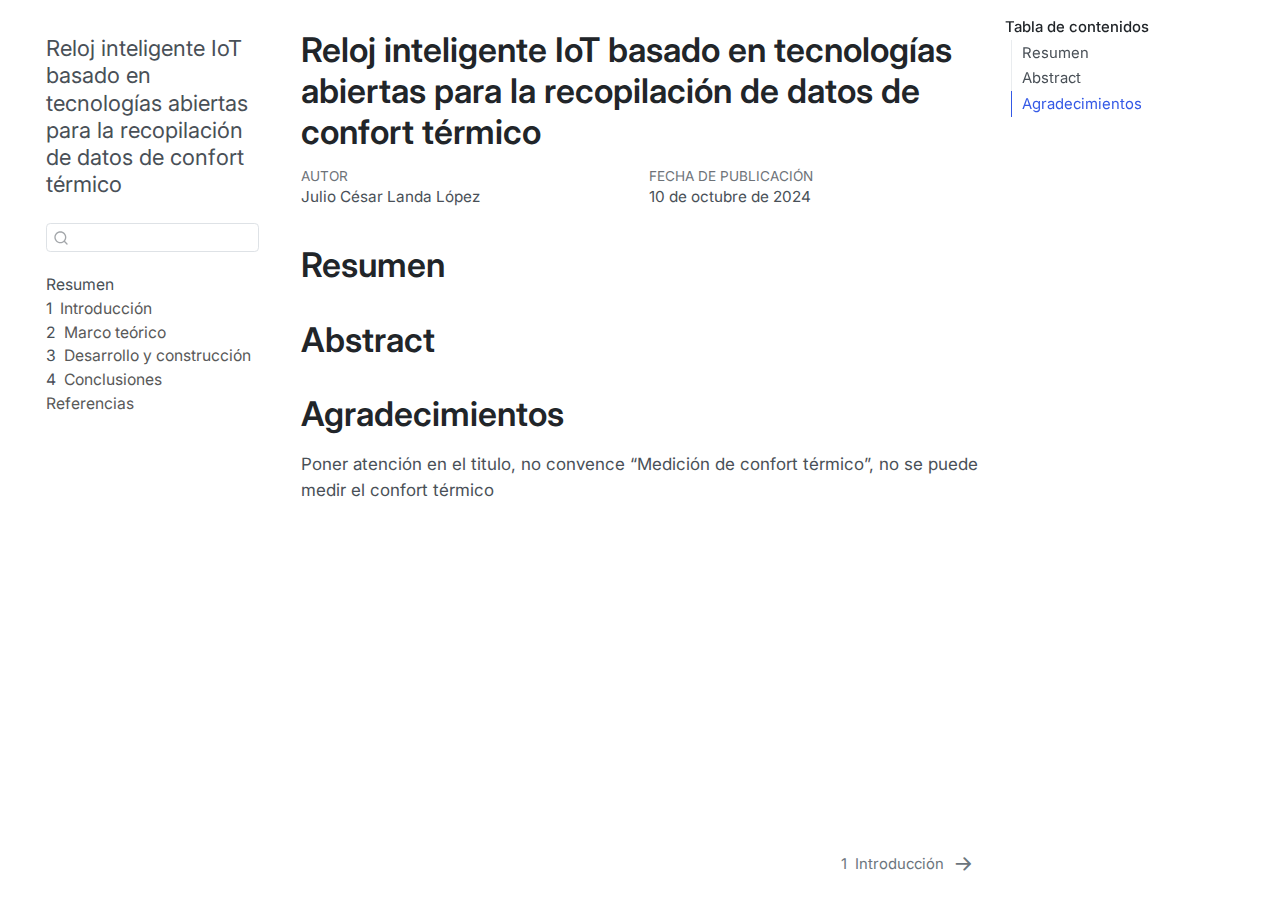
<file: docs/index.html>
<!DOCTYPE html>
<html xmlns="http://www.w3.org/1999/xhtml" lang="es" xml:lang="es"><head>

<meta charset="utf-8">
<meta name="generator" content="quarto-1.5.57">

<meta name="viewport" content="width=device-width, initial-scale=1.0, user-scalable=yes">

<meta name="author" content="Julio César Landa López">

<title>Reloj inteligente IoT basado en tecnologías abiertas para la recopilación de datos de confort térmico</title>
<style>
code{white-space: pre-wrap;}
span.smallcaps{font-variant: small-caps;}
div.columns{display: flex; gap: min(4vw, 1.5em);}
div.column{flex: auto; overflow-x: auto;}
div.hanging-indent{margin-left: 1.5em; text-indent: -1.5em;}
ul.task-list{list-style: none;}
ul.task-list li input[type="checkbox"] {
  width: 0.8em;
  margin: 0 0.8em 0.2em -1em; /* quarto-specific, see https://github.com/quarto-dev/quarto-cli/issues/4556 */ 
  vertical-align: middle;
}
</style>


<script src="site_libs/quarto-nav/quarto-nav.js"></script>
<script src="site_libs/quarto-nav/headroom.min.js"></script>
<script src="site_libs/clipboard/clipboard.min.js"></script>
<script src="site_libs/quarto-search/autocomplete.umd.js"></script>
<script src="site_libs/quarto-search/fuse.min.js"></script>
<script src="site_libs/quarto-search/quarto-search.js"></script>
<meta name="quarto:offset" content="./">
<link href="./Capitulos/intro.html" rel="next">
<script src="site_libs/quarto-html/quarto.js"></script>
<script src="site_libs/quarto-html/popper.min.js"></script>
<script src="site_libs/bootstrap/bootstrap.min.js"></script>
<link href="site_libs/bootstrap/bootstrap-icons.css" rel="stylesheet">
<link href="site_libs/bootstrap/bootstrap.min.css" rel="stylesheet" id="quarto-bootstrap" data-mode="light">
<script id="quarto-search-options" type="application/json">{
  "location": "sidebar",
  "copy-button": false,
  "collapse-after": 3,
  "panel-placement": "start",
  "type": "textbox",
  "limit": 50,
  "keyboard-shortcut": [
    "f",
    "/",
    "s"
  ],
  "show-item-context": false,
  "language": {
    "search-no-results-text": "Sin resultados",
    "search-matching-documents-text": "documentos encontrados",
    "search-copy-link-title": "Copiar el enlace en la búsqueda",
    "search-hide-matches-text": "Ocultar resultados adicionales",
    "search-more-match-text": "resultado adicional en este documento",
    "search-more-matches-text": "resultados adicionales en este documento",
    "search-clear-button-title": "Borrar",
    "search-text-placeholder": "",
    "search-detached-cancel-button-title": "Cancelar",
    "search-submit-button-title": "Enviar",
    "search-label": "Buscar"
  }
}</script>
<style>html{ scroll-behavior: smooth; }</style>
<script type="application/json" class="js-hypothesis-config">
{
  "theme": "clean"
}
</script>
<script async="" src="https://hypothes.is/embed.js"></script>
<script>
  window.document.addEventListener("DOMContentLoaded", function (_event) {
    document.body.classList.add('hypothesis-enabled');
  });
</script>


</head>

<body class="nav-sidebar floating">

<div id="quarto-search-results"></div>
  <header id="quarto-header" class="headroom fixed-top">
  <nav class="quarto-secondary-nav">
    <div class="container-fluid d-flex">
      <button type="button" class="quarto-btn-toggle btn" data-bs-toggle="collapse" role="button" data-bs-target=".quarto-sidebar-collapse-item" aria-controls="quarto-sidebar" aria-expanded="false" aria-label="Alternar barra lateral" onclick="if (window.quartoToggleHeadroom) { window.quartoToggleHeadroom(); }">
        <i class="bi bi-layout-text-sidebar-reverse"></i>
      </button>
        <nav class="quarto-page-breadcrumbs" aria-label="breadcrumb"><ol class="breadcrumb"><li class="breadcrumb-item"><a href="./index.html">Resumen</a></li></ol></nav>
        <a class="flex-grow-1" role="navigation" data-bs-toggle="collapse" data-bs-target=".quarto-sidebar-collapse-item" aria-controls="quarto-sidebar" aria-expanded="false" aria-label="Alternar barra lateral" onclick="if (window.quartoToggleHeadroom) { window.quartoToggleHeadroom(); }">      
        </a>
      <button type="button" class="btn quarto-search-button" aria-label="Buscar" onclick="window.quartoOpenSearch();">
        <i class="bi bi-search"></i>
      </button>
    </div>
  </nav>
</header>
<!-- content -->
<div id="quarto-content" class="quarto-container page-columns page-rows-contents page-layout-article">
<!-- sidebar -->
  <nav id="quarto-sidebar" class="sidebar collapse collapse-horizontal quarto-sidebar-collapse-item sidebar-navigation floating overflow-auto">
    <div class="pt-lg-2 mt-2 text-left sidebar-header">
    <div class="sidebar-title mb-0 py-0">
      <a href="./">Reloj inteligente IoT basado en tecnologías abiertas para la recopilación de datos de confort térmico</a> 
    </div>
      </div>
        <div class="mt-2 flex-shrink-0 align-items-center">
        <div class="sidebar-search">
        <div id="quarto-search" class="" title="Buscar"></div>
        </div>
        </div>
    <div class="sidebar-menu-container"> 
    <ul class="list-unstyled mt-1">
        <li class="sidebar-item">
  <div class="sidebar-item-container"> 
  <a href="./index.html" class="sidebar-item-text sidebar-link active">
 <span class="menu-text">Resumen</span></a>
  </div>
</li>
        <li class="sidebar-item">
  <div class="sidebar-item-container"> 
  <a href="./Capitulos/intro.html" class="sidebar-item-text sidebar-link">
 <span class="menu-text"><span class="chapter-number">1</span>&nbsp; <span class="chapter-title">Introducción</span></span></a>
  </div>
</li>
        <li class="sidebar-item">
  <div class="sidebar-item-container"> 
  <a href="./Capitulos/confort_termico.html" class="sidebar-item-text sidebar-link">
 <span class="menu-text"><span class="chapter-number">2</span>&nbsp; <span class="chapter-title">Marco teórico</span></span></a>
  </div>
</li>
        <li class="sidebar-item">
  <div class="sidebar-item-container"> 
  <a href="./Capitulos/desarrollo.html" class="sidebar-item-text sidebar-link">
 <span class="menu-text"><span class="chapter-number">3</span>&nbsp; <span class="chapter-title">Desarrollo y construcción</span></span></a>
  </div>
</li>
        <li class="sidebar-item">
  <div class="sidebar-item-container"> 
  <a href="./Capitulos/resultados.html" class="sidebar-item-text sidebar-link">
 <span class="menu-text"><span class="chapter-number">4</span>&nbsp; <span class="chapter-title">Conclusiones</span></span></a>
  </div>
</li>
        <li class="sidebar-item">
  <div class="sidebar-item-container"> 
  <a href="./Capitulos/references.html" class="sidebar-item-text sidebar-link">
 <span class="menu-text">Referencias</span></a>
  </div>
</li>
    </ul>
    </div>
</nav>
<div id="quarto-sidebar-glass" class="quarto-sidebar-collapse-item" data-bs-toggle="collapse" data-bs-target=".quarto-sidebar-collapse-item"></div>
<!-- margin-sidebar -->
    <div id="quarto-margin-sidebar" class="sidebar margin-sidebar">
        <nav id="TOC" role="doc-toc" class="toc-active">
    <h2 id="toc-title">Tabla de contenidos</h2>
   
  <ul>
  <li><a href="#resumen" id="toc-resumen" class="nav-link active" data-scroll-target="#resumen">Resumen</a></li>
  <li><a href="#abstract" id="toc-abstract" class="nav-link" data-scroll-target="#abstract">Abstract</a></li>
  <li><a href="#agradecimientos" id="toc-agradecimientos" class="nav-link" data-scroll-target="#agradecimientos">Agradecimientos</a></li>
  </ul>
</nav>
    </div>
<!-- main -->
<main class="content" id="quarto-document-content">

<header id="title-block-header" class="quarto-title-block default">
<div class="quarto-title">
<h1 class="title">Reloj inteligente IoT basado en tecnologías abiertas para la recopilación de datos de confort térmico</h1>
</div>



<div class="quarto-title-meta">

    <div>
    <div class="quarto-title-meta-heading">Autor</div>
    <div class="quarto-title-meta-contents">
             <p>Julio César Landa López </p>
          </div>
  </div>
    
    <div>
    <div class="quarto-title-meta-heading">Fecha de publicación</div>
    <div class="quarto-title-meta-contents">
      <p class="date">10 de octubre de 2024</p>
    </div>
  </div>
  
    
  </div>
  


</header>


<section id="resumen" class="level1 unnumbered">
<h1 class="unnumbered">Resumen</h1>
</section>
<section id="abstract" class="level1 unnumbered">
<h1 class="unnumbered">Abstract</h1>
</section>
<section id="agradecimientos" class="level1 unnumbered">
<h1 class="unnumbered">Agradecimientos</h1>
<p>Poner atención en el titulo, no convence “Medición de confort térmico”, no se puede medir el confort térmico</p>


</section>

</main> <!-- /main -->
<nav class="page-navigation">
  <div class="nav-page nav-page-previous">
  </div>
  <div class="nav-page nav-page-next">
      <a href="./Capitulos/intro.html" class="pagination-link" aria-label="Introducción">
        <span class="nav-page-text"><span class="chapter-number">1</span>&nbsp; <span class="chapter-title">Introducción</span></span> <i class="bi bi-arrow-right-short"></i>
      </a>
  </div>
</nav>
</div> <!-- /content -->




<script src="site_libs/quarto-html/zenscroll-min.js"></script>
</body></html>
</file>
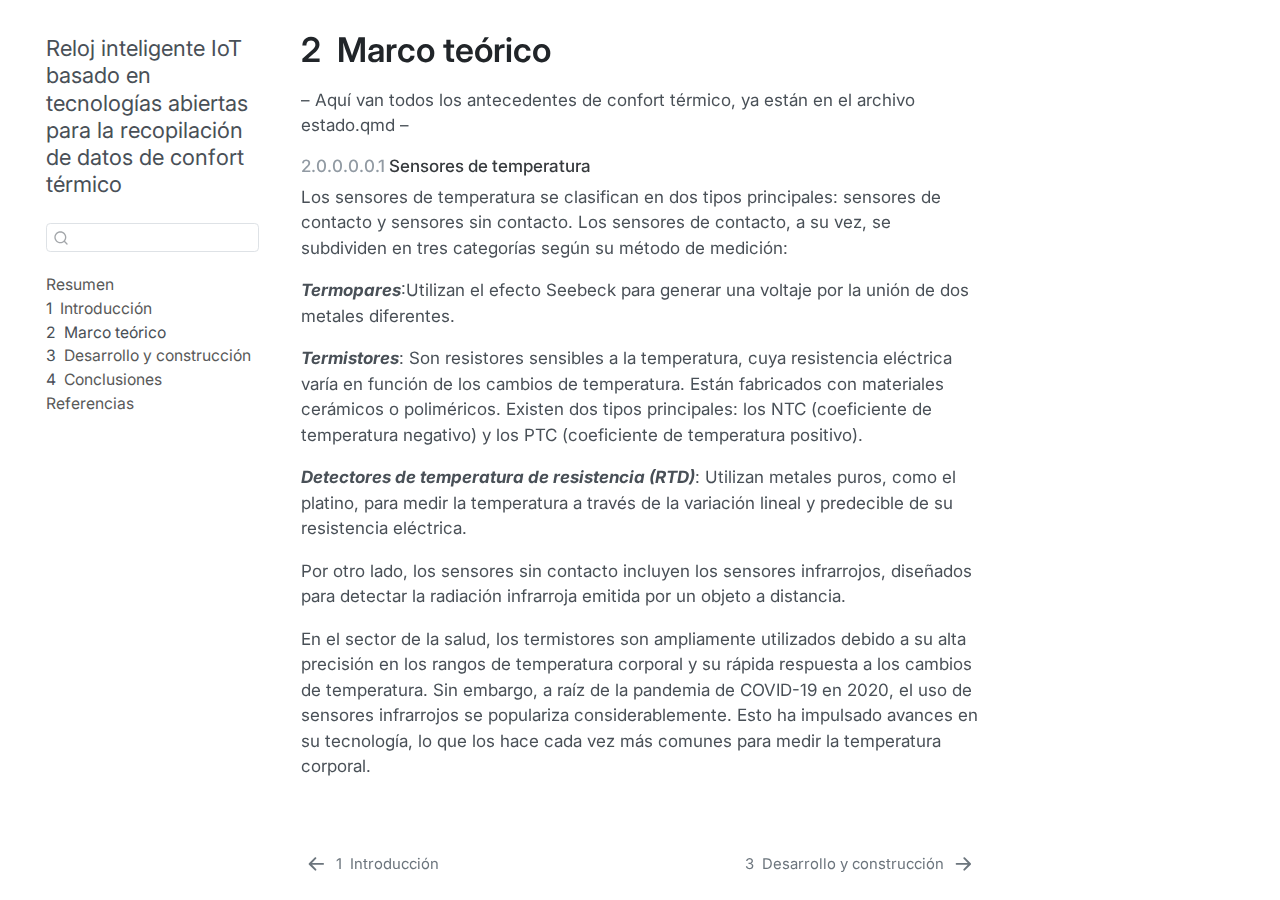
<file: docs/Capitulos/confort_termico.html>
<!DOCTYPE html>
<html xmlns="http://www.w3.org/1999/xhtml" lang="es" xml:lang="es"><head>

<meta charset="utf-8">
<meta name="generator" content="quarto-1.5.57">

<meta name="viewport" content="width=device-width, initial-scale=1.0, user-scalable=yes">


<title>2&nbsp; Marco teórico – Reloj inteligente IoT basado en tecnologías abiertas para la recopilación de datos de confort térmico </title>
<style>
code{white-space: pre-wrap;}
span.smallcaps{font-variant: small-caps;}
div.columns{display: flex; gap: min(4vw, 1.5em);}
div.column{flex: auto; overflow-x: auto;}
div.hanging-indent{margin-left: 1.5em; text-indent: -1.5em;}
ul.task-list{list-style: none;}
ul.task-list li input[type="checkbox"] {
  width: 0.8em;
  margin: 0 0.8em 0.2em -1em; /* quarto-specific, see https://github.com/quarto-dev/quarto-cli/issues/4556 */ 
  vertical-align: middle;
}
</style>


<script src="../site_libs/quarto-nav/quarto-nav.js"></script>
<script src="../site_libs/quarto-nav/headroom.min.js"></script>
<script src="../site_libs/clipboard/clipboard.min.js"></script>
<script src="../site_libs/quarto-search/autocomplete.umd.js"></script>
<script src="../site_libs/quarto-search/fuse.min.js"></script>
<script src="../site_libs/quarto-search/quarto-search.js"></script>
<meta name="quarto:offset" content="../">
<link href="../Capitulos/desarrollo.html" rel="next">
<link href="../Capitulos/intro.html" rel="prev">
<script src="../site_libs/quarto-html/quarto.js"></script>
<script src="../site_libs/quarto-html/popper.min.js"></script>
<script src="../site_libs/bootstrap/bootstrap.min.js"></script>
<link href="../site_libs/bootstrap/bootstrap-icons.css" rel="stylesheet">
<link href="../site_libs/bootstrap/bootstrap.min.css" rel="stylesheet" id="quarto-bootstrap" data-mode="light">
<script id="quarto-search-options" type="application/json">{
  "location": "sidebar",
  "copy-button": false,
  "collapse-after": 3,
  "panel-placement": "start",
  "type": "textbox",
  "limit": 50,
  "keyboard-shortcut": [
    "f",
    "/",
    "s"
  ],
  "show-item-context": false,
  "language": {
    "search-no-results-text": "Sin resultados",
    "search-matching-documents-text": "documentos encontrados",
    "search-copy-link-title": "Copiar el enlace en la búsqueda",
    "search-hide-matches-text": "Ocultar resultados adicionales",
    "search-more-match-text": "resultado adicional en este documento",
    "search-more-matches-text": "resultados adicionales en este documento",
    "search-clear-button-title": "Borrar",
    "search-text-placeholder": "",
    "search-detached-cancel-button-title": "Cancelar",
    "search-submit-button-title": "Enviar",
    "search-label": "Buscar"
  }
}</script>
<style>html{ scroll-behavior: smooth; }</style>
<script type="application/json" class="js-hypothesis-config">
{
  "theme": "clean"
}
</script>
<script async="" src="https://hypothes.is/embed.js"></script>
<script>
  window.document.addEventListener("DOMContentLoaded", function (_event) {
    document.body.classList.add('hypothesis-enabled');
  });
</script>


</head>

<body class="nav-sidebar floating">

<div id="quarto-search-results"></div>
  <header id="quarto-header" class="headroom fixed-top">
  <nav class="quarto-secondary-nav">
    <div class="container-fluid d-flex">
      <button type="button" class="quarto-btn-toggle btn" data-bs-toggle="collapse" role="button" data-bs-target=".quarto-sidebar-collapse-item" aria-controls="quarto-sidebar" aria-expanded="false" aria-label="Alternar barra lateral" onclick="if (window.quartoToggleHeadroom) { window.quartoToggleHeadroom(); }">
        <i class="bi bi-layout-text-sidebar-reverse"></i>
      </button>
        <nav class="quarto-page-breadcrumbs" aria-label="breadcrumb"><ol class="breadcrumb"><li class="breadcrumb-item"><a href="../Capitulos/confort_termico.html"><span class="chapter-number">2</span>&nbsp; <span class="chapter-title">Marco teórico</span></a></li></ol></nav>
        <a class="flex-grow-1" role="navigation" data-bs-toggle="collapse" data-bs-target=".quarto-sidebar-collapse-item" aria-controls="quarto-sidebar" aria-expanded="false" aria-label="Alternar barra lateral" onclick="if (window.quartoToggleHeadroom) { window.quartoToggleHeadroom(); }">      
        </a>
      <button type="button" class="btn quarto-search-button" aria-label="Buscar" onclick="window.quartoOpenSearch();">
        <i class="bi bi-search"></i>
      </button>
    </div>
  </nav>
</header>
<!-- content -->
<div id="quarto-content" class="quarto-container page-columns page-rows-contents page-layout-article">
<!-- sidebar -->
  <nav id="quarto-sidebar" class="sidebar collapse collapse-horizontal quarto-sidebar-collapse-item sidebar-navigation floating overflow-auto">
    <div class="pt-lg-2 mt-2 text-left sidebar-header">
    <div class="sidebar-title mb-0 py-0">
      <a href="../">Reloj inteligente IoT basado en tecnologías abiertas para la recopilación de datos de confort térmico</a> 
    </div>
      </div>
        <div class="mt-2 flex-shrink-0 align-items-center">
        <div class="sidebar-search">
        <div id="quarto-search" class="" title="Buscar"></div>
        </div>
        </div>
    <div class="sidebar-menu-container"> 
    <ul class="list-unstyled mt-1">
        <li class="sidebar-item">
  <div class="sidebar-item-container"> 
  <a href="../index.html" class="sidebar-item-text sidebar-link">
 <span class="menu-text">Resumen</span></a>
  </div>
</li>
        <li class="sidebar-item">
  <div class="sidebar-item-container"> 
  <a href="../Capitulos/intro.html" class="sidebar-item-text sidebar-link">
 <span class="menu-text"><span class="chapter-number">1</span>&nbsp; <span class="chapter-title">Introducción</span></span></a>
  </div>
</li>
        <li class="sidebar-item">
  <div class="sidebar-item-container"> 
  <a href="../Capitulos/confort_termico.html" class="sidebar-item-text sidebar-link active">
 <span class="menu-text"><span class="chapter-number">2</span>&nbsp; <span class="chapter-title">Marco teórico</span></span></a>
  </div>
</li>
        <li class="sidebar-item">
  <div class="sidebar-item-container"> 
  <a href="../Capitulos/desarrollo.html" class="sidebar-item-text sidebar-link">
 <span class="menu-text"><span class="chapter-number">3</span>&nbsp; <span class="chapter-title">Desarrollo y construcción</span></span></a>
  </div>
</li>
        <li class="sidebar-item">
  <div class="sidebar-item-container"> 
  <a href="../Capitulos/resultados.html" class="sidebar-item-text sidebar-link">
 <span class="menu-text"><span class="chapter-number">4</span>&nbsp; <span class="chapter-title">Conclusiones</span></span></a>
  </div>
</li>
        <li class="sidebar-item">
  <div class="sidebar-item-container"> 
  <a href="../Capitulos/references.html" class="sidebar-item-text sidebar-link">
 <span class="menu-text">Referencias</span></a>
  </div>
</li>
    </ul>
    </div>
</nav>
<div id="quarto-sidebar-glass" class="quarto-sidebar-collapse-item" data-bs-toggle="collapse" data-bs-target=".quarto-sidebar-collapse-item"></div>
<!-- margin-sidebar -->
    <div id="quarto-margin-sidebar" class="sidebar margin-sidebar zindex-bottom">
        
    </div>
<!-- main -->
<main class="content" id="quarto-document-content">

<header id="title-block-header" class="quarto-title-block default">
<div class="quarto-title">
<h1 class="title"><span class="chapter-number">2</span>&nbsp; <span class="chapter-title">Marco teórico</span></h1>
</div>



<div class="quarto-title-meta">

    
  
    
  </div>
  


</header>


<p>– Aquí van todos los antecedentes de confort térmico, ya están en el archivo estado.qmd –</p>
<section id="sensores-de-temperatura" class="level6" data-number="2.0.0.0.0.1">
<h6 data-number="2.0.0.0.0.1" data-anchor-id="sensores-de-temperatura"><span class="header-section-number">2.0.0.0.0.1</span> Sensores de temperatura</h6>
<p>Los sensores de temperatura se clasifican en dos tipos principales: sensores de contacto y sensores sin contacto. Los sensores de contacto, a su vez, se subdividen en tres categorías según su método de medición:</p>
<p><strong><em>Termopares</em></strong>:Utilizan el efecto Seebeck para generar una voltaje por la unión de dos metales diferentes.</p>
<p><strong><em>Termistores</em></strong>: Son resistores sensibles a la temperatura, cuya resistencia eléctrica varía en función de los cambios de temperatura. Están fabricados con materiales cerámicos o poliméricos. Existen dos tipos principales: los NTC (coeficiente de temperatura negativo) y los PTC (coeficiente de temperatura positivo).</p>
<p><strong><em>Detectores de temperatura de resistencia (RTD)</em></strong>: Utilizan metales puros, como el platino, para medir la temperatura a través de la variación lineal y predecible de su resistencia eléctrica.</p>
<p>Por otro lado, los sensores sin contacto incluyen los sensores infrarrojos, diseñados para detectar la radiación infrarroja emitida por un objeto a distancia.</p>
<p>En el sector de la salud, los termistores son ampliamente utilizados debido a su alta precisión en los rangos de temperatura corporal y su rápida respuesta a los cambios de temperatura. Sin embargo, a raíz de la pandemia de COVID-19 en 2020, el uso de sensores infrarrojos se populariza considerablemente. Esto ha impulsado avances en su tecnología, lo que los hace cada vez más comunes para medir la temperatura corporal.</p>


</section>

</main> <!-- /main -->
<nav class="page-navigation">
  <div class="nav-page nav-page-previous">
      <a href="../Capitulos/intro.html" class="pagination-link" aria-label="Introducción">
        <i class="bi bi-arrow-left-short"></i> <span class="nav-page-text"><span class="chapter-number">1</span>&nbsp; <span class="chapter-title">Introducción</span></span>
      </a>          
  </div>
  <div class="nav-page nav-page-next">
      <a href="../Capitulos/desarrollo.html" class="pagination-link" aria-label="Desarrollo y construcción">
        <span class="nav-page-text"><span class="chapter-number">3</span>&nbsp; <span class="chapter-title">Desarrollo y construcción</span></span> <i class="bi bi-arrow-right-short"></i>
      </a>
  </div>
</nav>
</div> <!-- /content -->




<script src="../site_libs/quarto-html/zenscroll-min.js"></script>
</body></html>
</file>
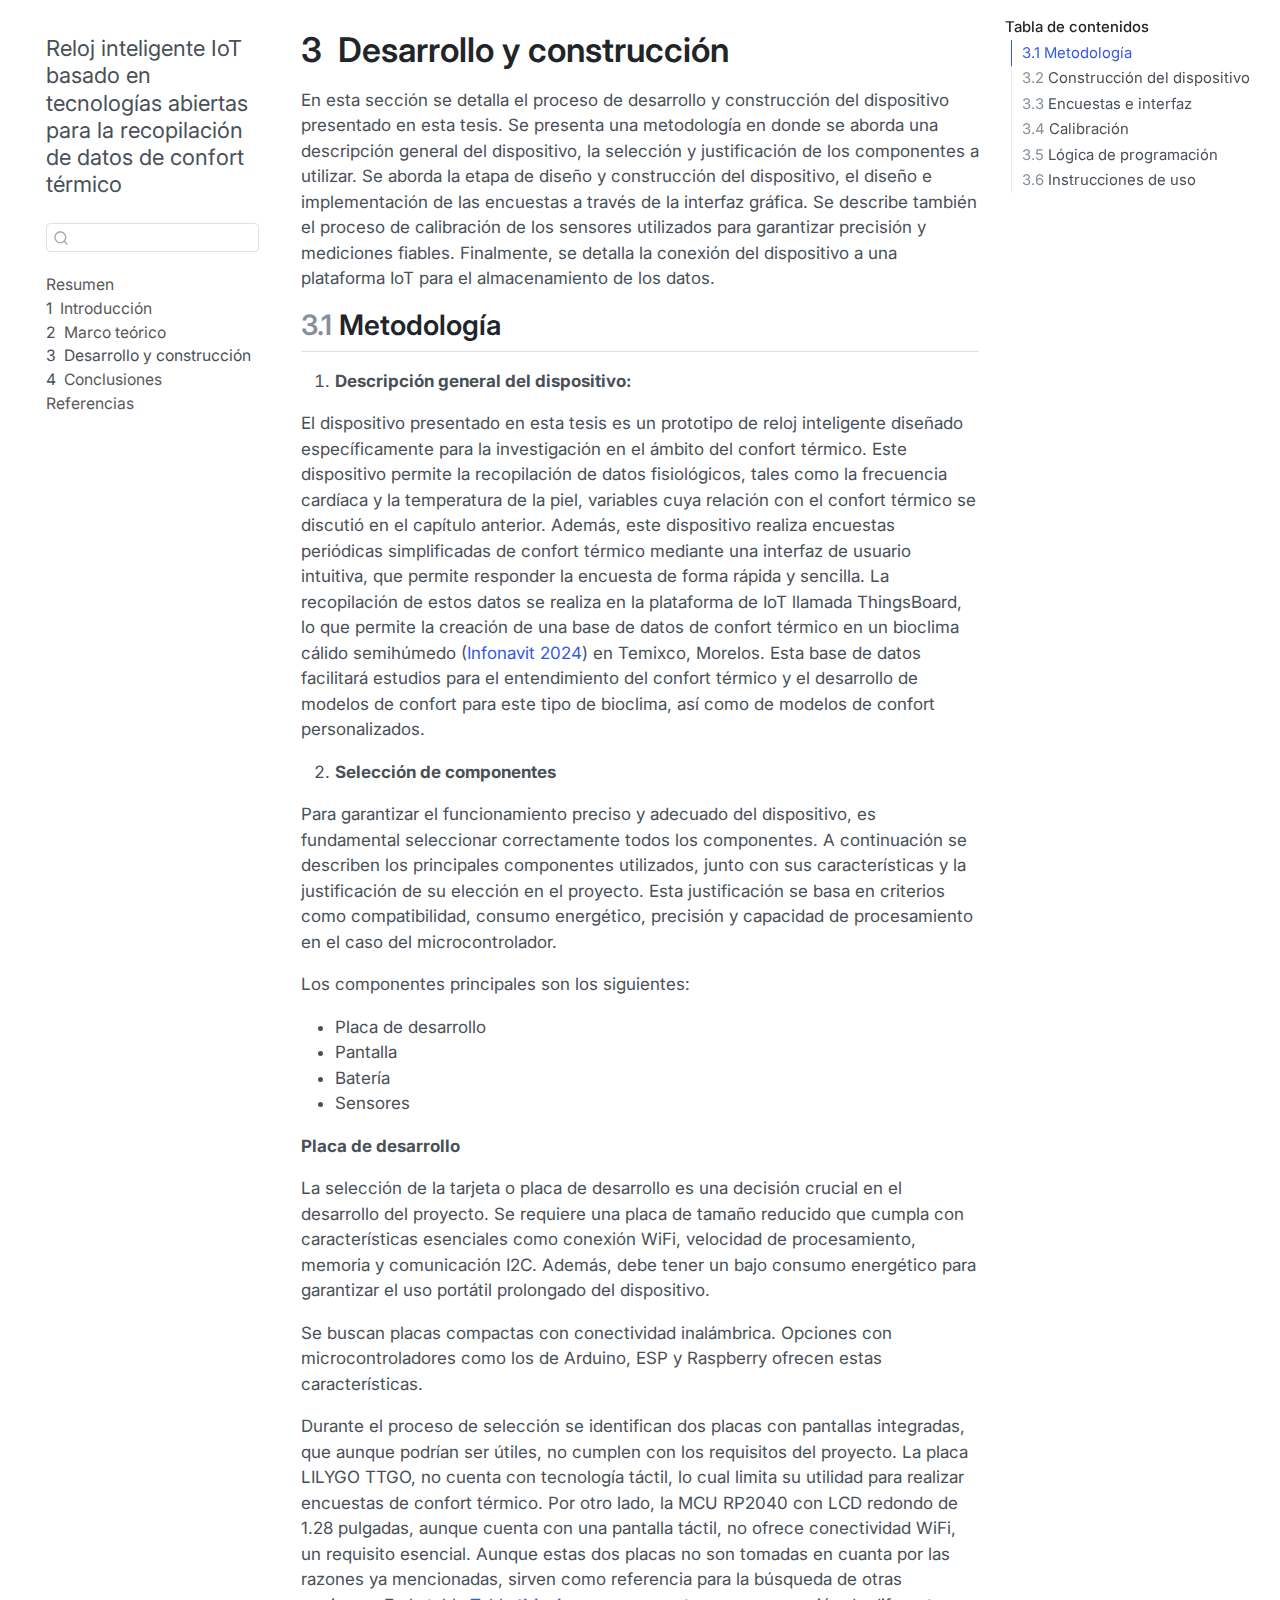
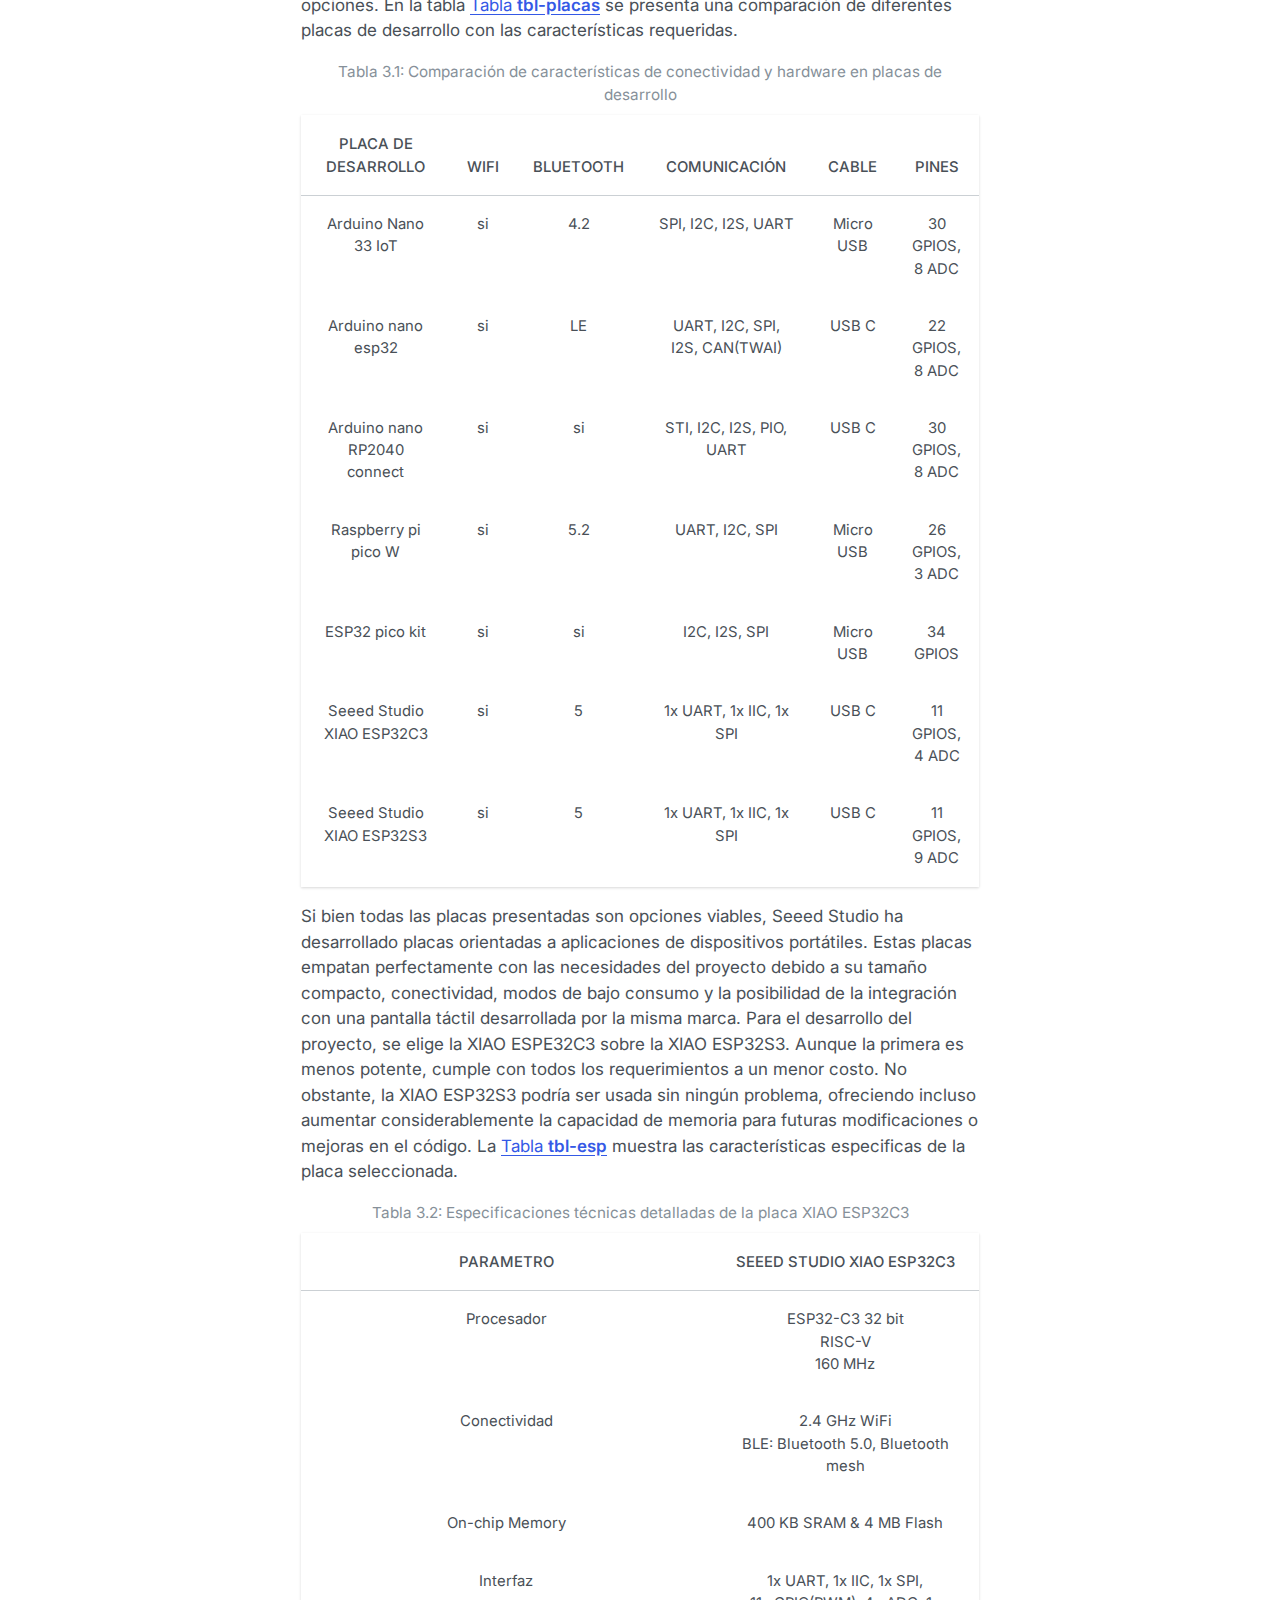
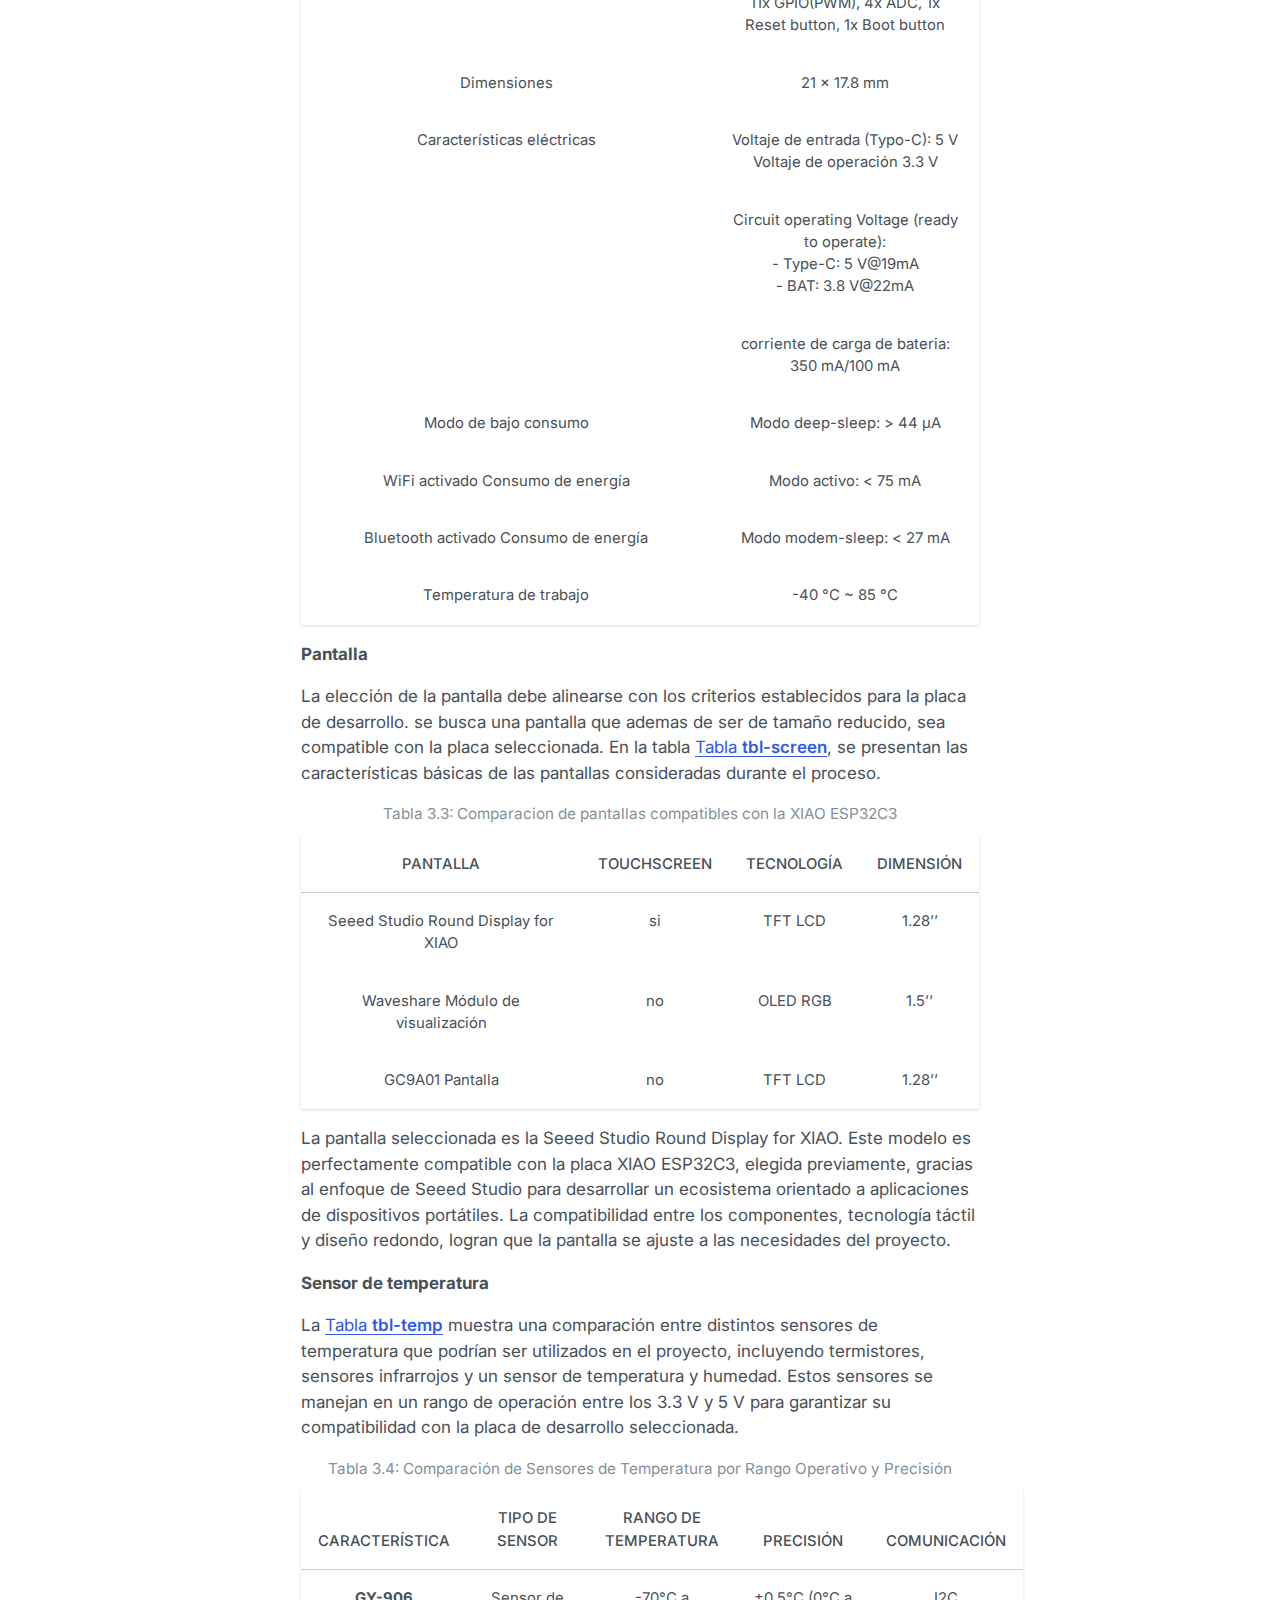
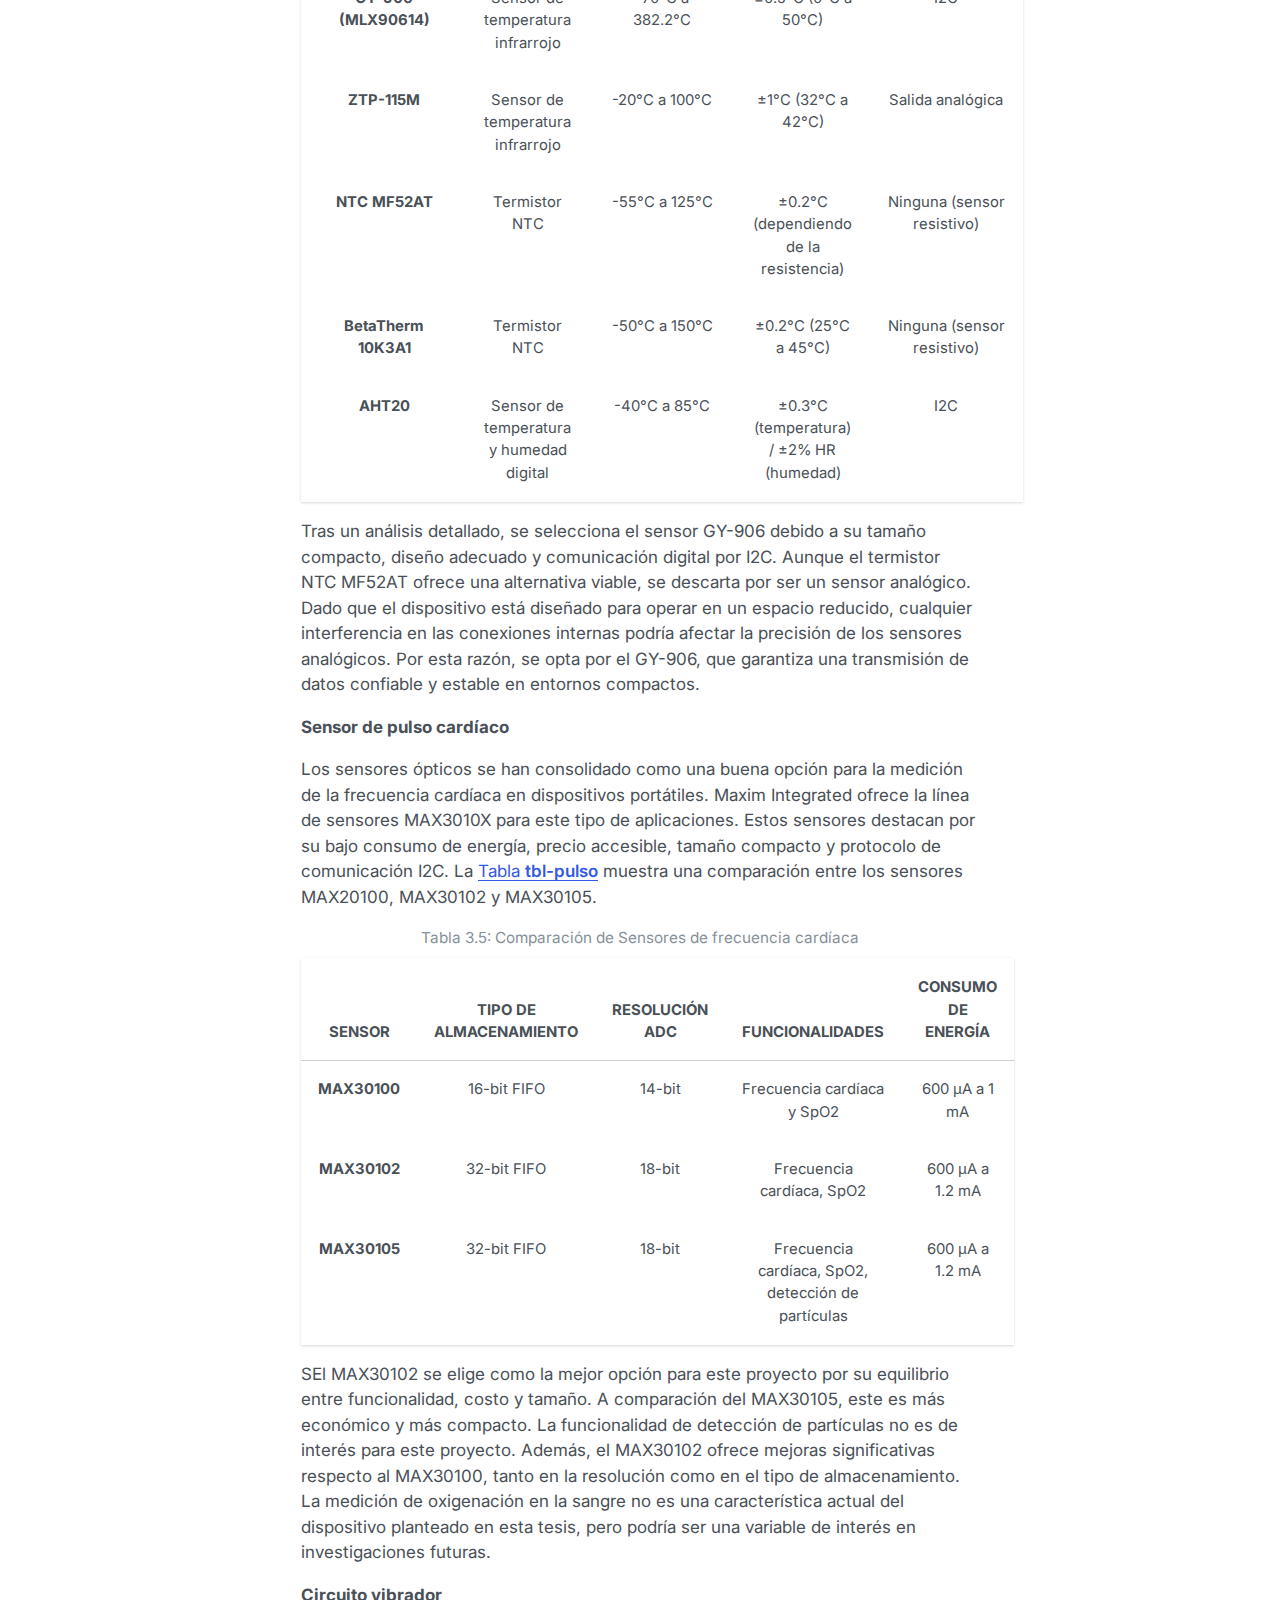
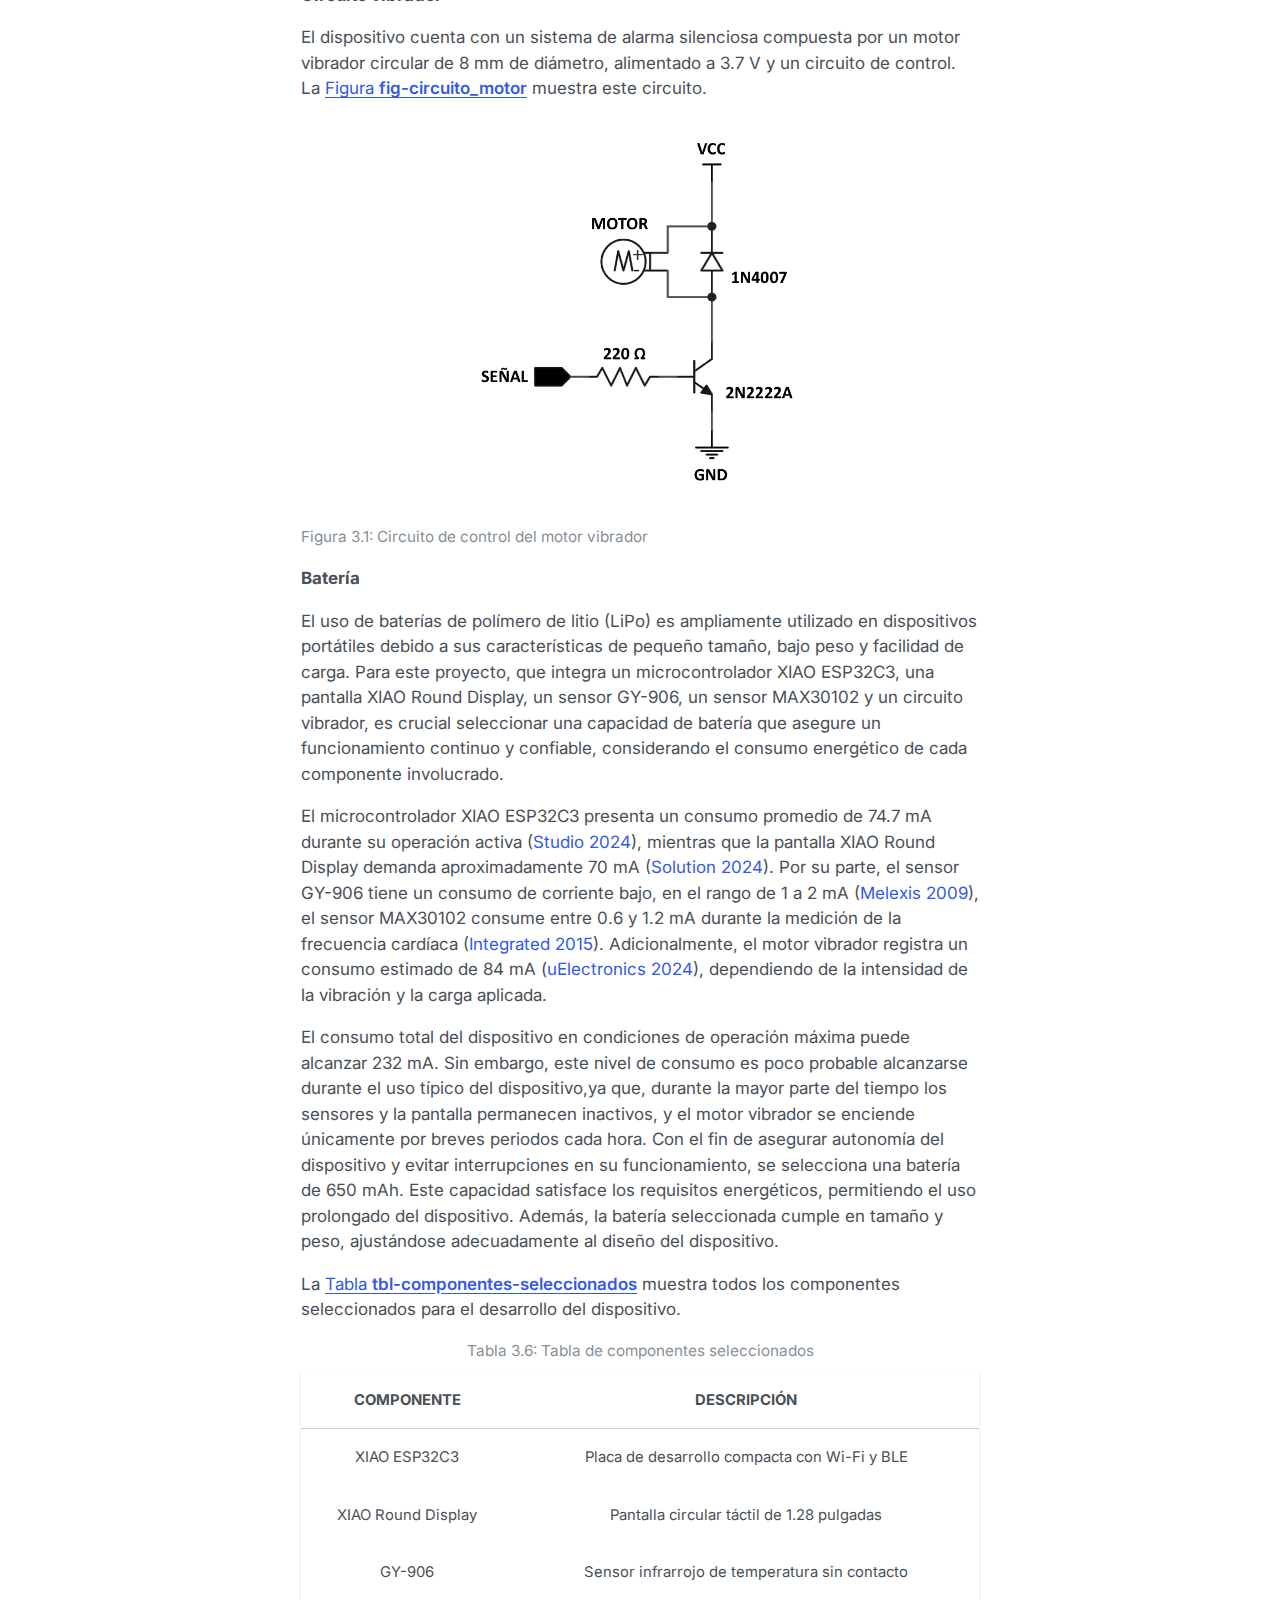
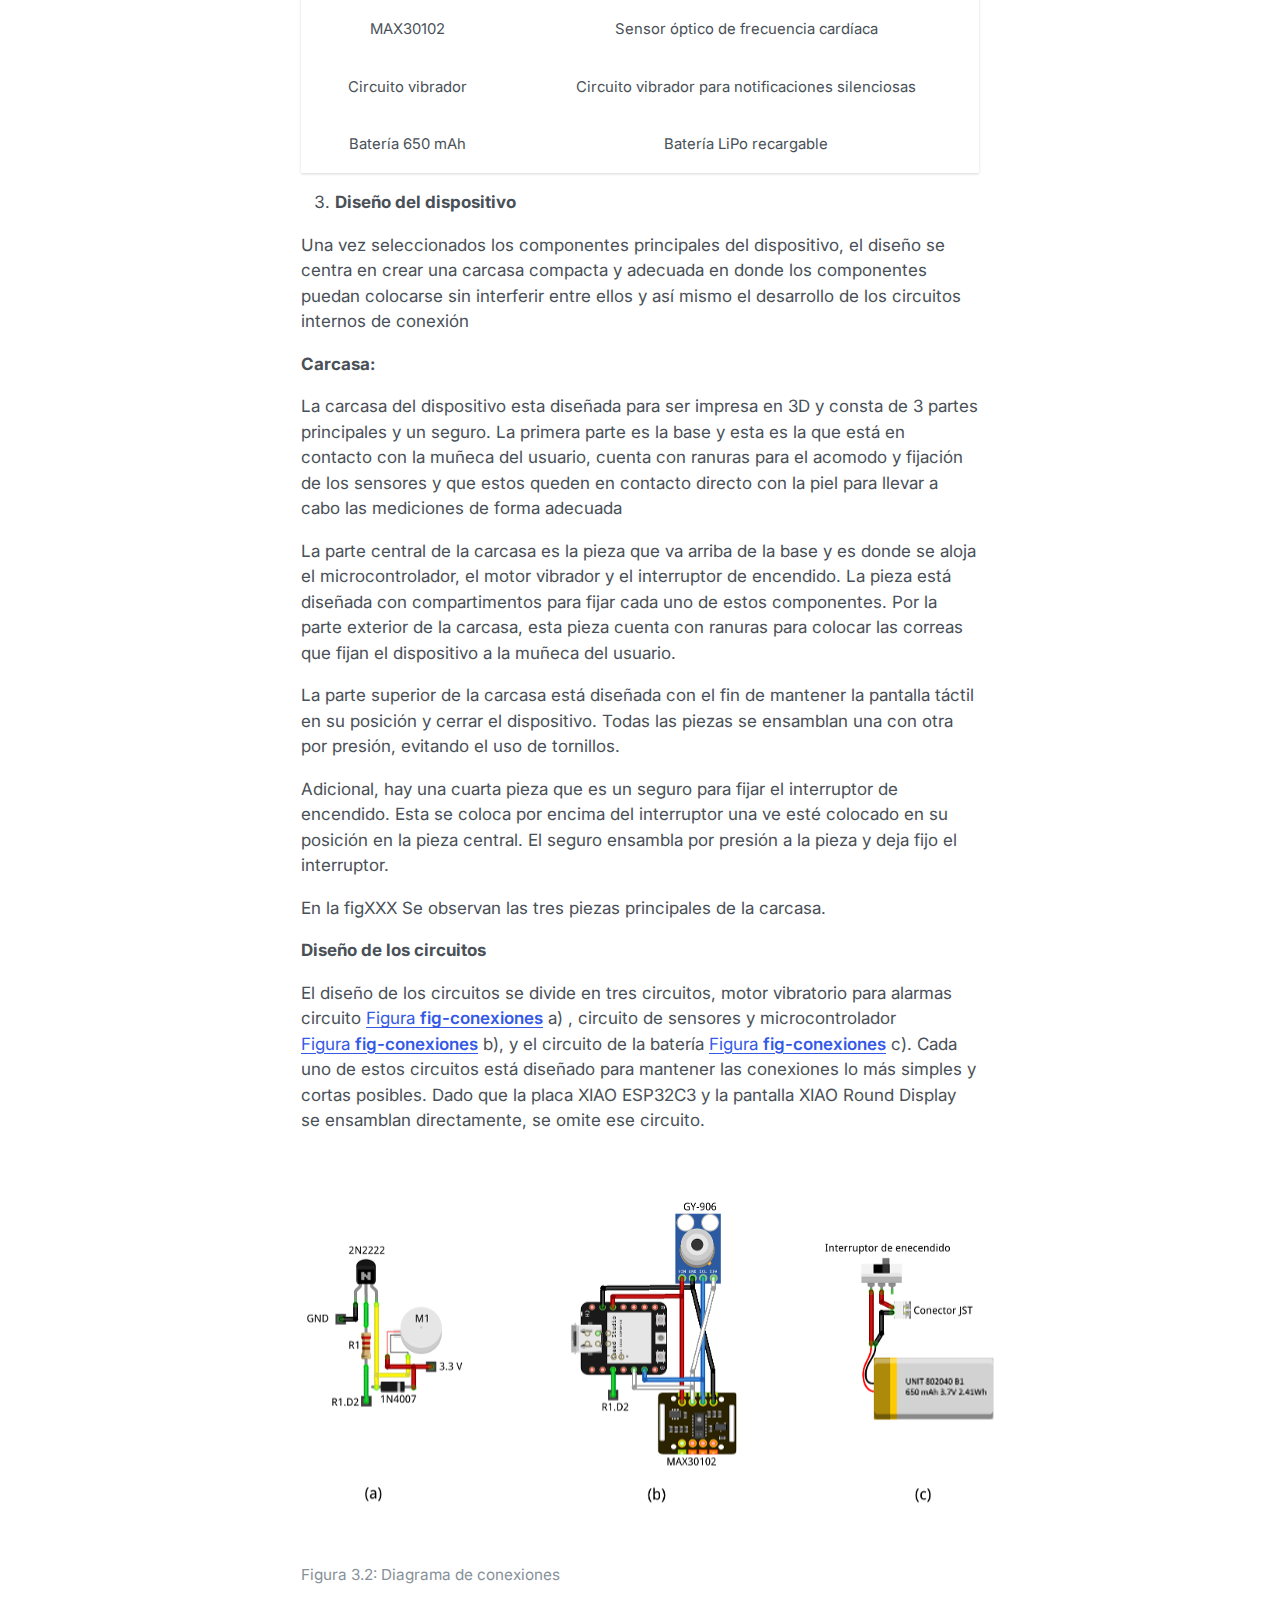
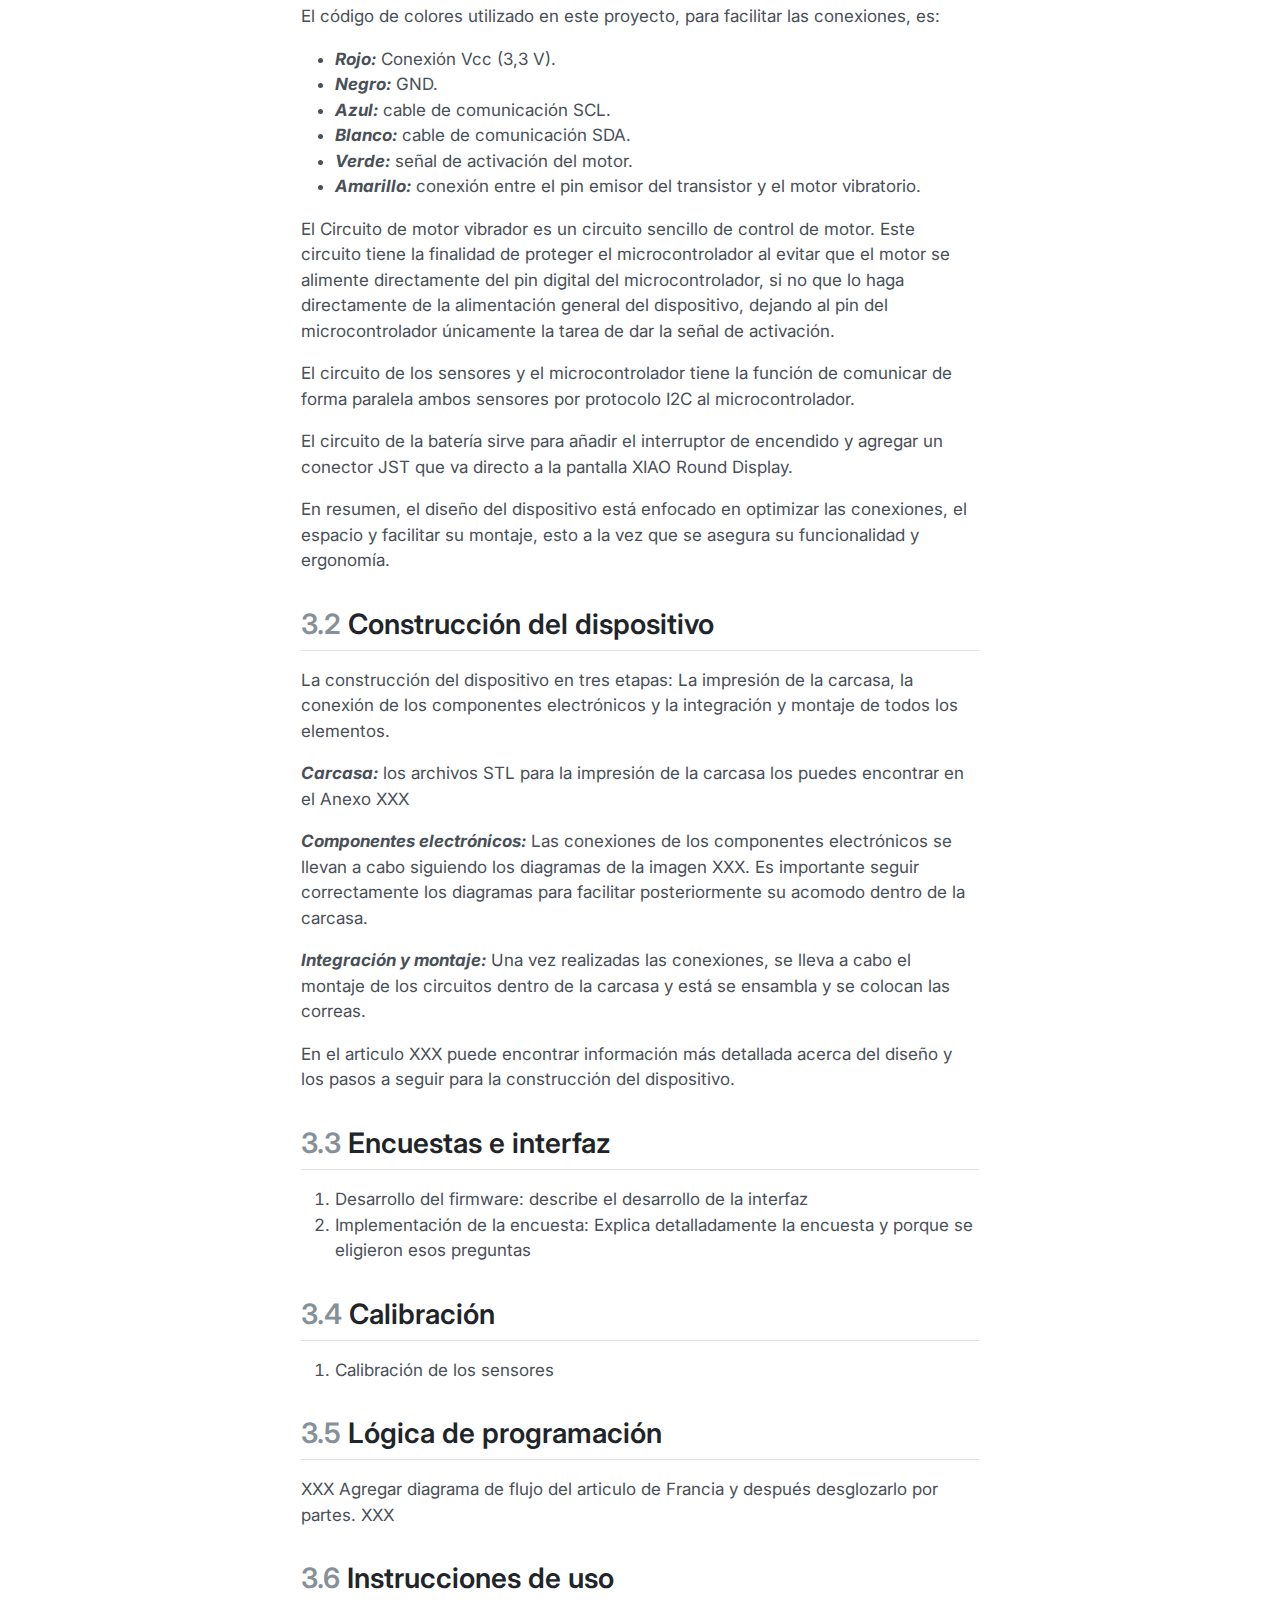
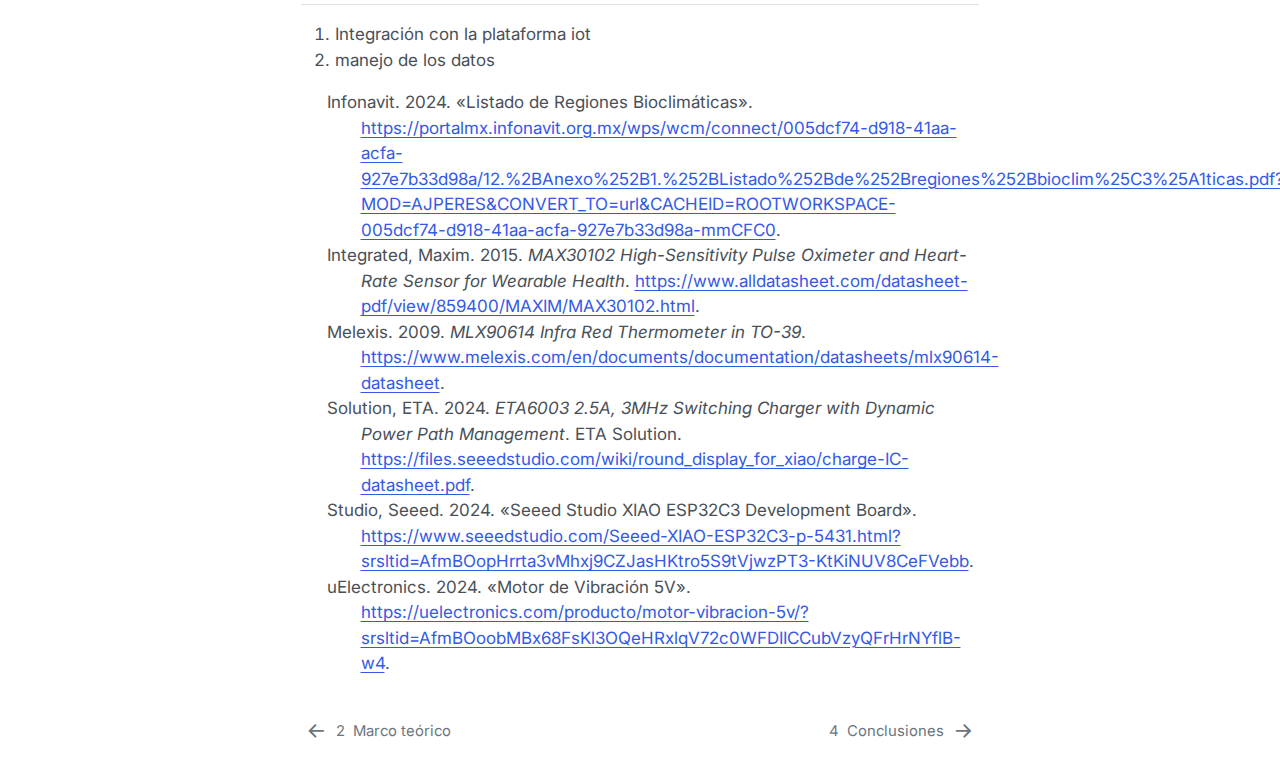
<file: docs/Capitulos/desarrollo.html>
<!DOCTYPE html>
<html xmlns="http://www.w3.org/1999/xhtml" lang="es" xml:lang="es"><head>

<meta charset="utf-8">
<meta name="generator" content="quarto-1.5.57">

<meta name="viewport" content="width=device-width, initial-scale=1.0, user-scalable=yes">


<title>3&nbsp; Desarrollo y construcción – Reloj inteligente IoT basado en tecnologías abiertas para la recopilación de datos de confort térmico </title>
<style>
code{white-space: pre-wrap;}
span.smallcaps{font-variant: small-caps;}
div.columns{display: flex; gap: min(4vw, 1.5em);}
div.column{flex: auto; overflow-x: auto;}
div.hanging-indent{margin-left: 1.5em; text-indent: -1.5em;}
ul.task-list{list-style: none;}
ul.task-list li input[type="checkbox"] {
  width: 0.8em;
  margin: 0 0.8em 0.2em -1em; /* quarto-specific, see https://github.com/quarto-dev/quarto-cli/issues/4556 */ 
  vertical-align: middle;
}
/* CSS for citations */
div.csl-bib-body { }
div.csl-entry {
  clear: both;
  margin-bottom: 0em;
}
.hanging-indent div.csl-entry {
  margin-left:2em;
  text-indent:-2em;
}
div.csl-left-margin {
  min-width:2em;
  float:left;
}
div.csl-right-inline {
  margin-left:2em;
  padding-left:1em;
}
div.csl-indent {
  margin-left: 2em;
}</style>


<script src="../site_libs/quarto-nav/quarto-nav.js"></script>
<script src="../site_libs/quarto-nav/headroom.min.js"></script>
<script src="../site_libs/clipboard/clipboard.min.js"></script>
<script src="../site_libs/quarto-search/autocomplete.umd.js"></script>
<script src="../site_libs/quarto-search/fuse.min.js"></script>
<script src="../site_libs/quarto-search/quarto-search.js"></script>
<meta name="quarto:offset" content="../">
<link href="../Capitulos/resultados.html" rel="next">
<link href="../Capitulos/confort_termico.html" rel="prev">
<script src="../site_libs/quarto-html/quarto.js"></script>
<script src="../site_libs/quarto-html/popper.min.js"></script>
<script src="../site_libs/bootstrap/bootstrap.min.js"></script>
<link href="../site_libs/bootstrap/bootstrap-icons.css" rel="stylesheet">
<link href="../site_libs/bootstrap/bootstrap.min.css" rel="stylesheet" id="quarto-bootstrap" data-mode="light">
<script id="quarto-search-options" type="application/json">{
  "location": "sidebar",
  "copy-button": false,
  "collapse-after": 3,
  "panel-placement": "start",
  "type": "textbox",
  "limit": 50,
  "keyboard-shortcut": [
    "f",
    "/",
    "s"
  ],
  "show-item-context": false,
  "language": {
    "search-no-results-text": "Sin resultados",
    "search-matching-documents-text": "documentos encontrados",
    "search-copy-link-title": "Copiar el enlace en la búsqueda",
    "search-hide-matches-text": "Ocultar resultados adicionales",
    "search-more-match-text": "resultado adicional en este documento",
    "search-more-matches-text": "resultados adicionales en este documento",
    "search-clear-button-title": "Borrar",
    "search-text-placeholder": "",
    "search-detached-cancel-button-title": "Cancelar",
    "search-submit-button-title": "Enviar",
    "search-label": "Buscar"
  }
}</script>
<style>html{ scroll-behavior: smooth; }</style>
<script type="application/json" class="js-hypothesis-config">
{
  "theme": "clean"
}
</script>
<script async="" src="https://hypothes.is/embed.js"></script>
<script>
  window.document.addEventListener("DOMContentLoaded", function (_event) {
    document.body.classList.add('hypothesis-enabled');
  });
</script>


</head>

<body class="nav-sidebar floating">

<div id="quarto-search-results"></div>
  <header id="quarto-header" class="headroom fixed-top">
  <nav class="quarto-secondary-nav">
    <div class="container-fluid d-flex">
      <button type="button" class="quarto-btn-toggle btn" data-bs-toggle="collapse" role="button" data-bs-target=".quarto-sidebar-collapse-item" aria-controls="quarto-sidebar" aria-expanded="false" aria-label="Alternar barra lateral" onclick="if (window.quartoToggleHeadroom) { window.quartoToggleHeadroom(); }">
        <i class="bi bi-layout-text-sidebar-reverse"></i>
      </button>
        <nav class="quarto-page-breadcrumbs" aria-label="breadcrumb"><ol class="breadcrumb"><li class="breadcrumb-item"><a href="../Capitulos/desarrollo.html"><span class="chapter-number">3</span>&nbsp; <span class="chapter-title">Desarrollo y construcción</span></a></li></ol></nav>
        <a class="flex-grow-1" role="navigation" data-bs-toggle="collapse" data-bs-target=".quarto-sidebar-collapse-item" aria-controls="quarto-sidebar" aria-expanded="false" aria-label="Alternar barra lateral" onclick="if (window.quartoToggleHeadroom) { window.quartoToggleHeadroom(); }">      
        </a>
      <button type="button" class="btn quarto-search-button" aria-label="Buscar" onclick="window.quartoOpenSearch();">
        <i class="bi bi-search"></i>
      </button>
    </div>
  </nav>
</header>
<!-- content -->
<div id="quarto-content" class="quarto-container page-columns page-rows-contents page-layout-article">
<!-- sidebar -->
  <nav id="quarto-sidebar" class="sidebar collapse collapse-horizontal quarto-sidebar-collapse-item sidebar-navigation floating overflow-auto">
    <div class="pt-lg-2 mt-2 text-left sidebar-header">
    <div class="sidebar-title mb-0 py-0">
      <a href="../">Reloj inteligente IoT basado en tecnologías abiertas para la recopilación de datos de confort térmico</a> 
    </div>
      </div>
        <div class="mt-2 flex-shrink-0 align-items-center">
        <div class="sidebar-search">
        <div id="quarto-search" class="" title="Buscar"></div>
        </div>
        </div>
    <div class="sidebar-menu-container"> 
    <ul class="list-unstyled mt-1">
        <li class="sidebar-item">
  <div class="sidebar-item-container"> 
  <a href="../index.html" class="sidebar-item-text sidebar-link">
 <span class="menu-text">Resumen</span></a>
  </div>
</li>
        <li class="sidebar-item">
  <div class="sidebar-item-container"> 
  <a href="../Capitulos/intro.html" class="sidebar-item-text sidebar-link">
 <span class="menu-text"><span class="chapter-number">1</span>&nbsp; <span class="chapter-title">Introducción</span></span></a>
  </div>
</li>
        <li class="sidebar-item">
  <div class="sidebar-item-container"> 
  <a href="../Capitulos/confort_termico.html" class="sidebar-item-text sidebar-link">
 <span class="menu-text"><span class="chapter-number">2</span>&nbsp; <span class="chapter-title">Marco teórico</span></span></a>
  </div>
</li>
        <li class="sidebar-item">
  <div class="sidebar-item-container"> 
  <a href="../Capitulos/desarrollo.html" class="sidebar-item-text sidebar-link active">
 <span class="menu-text"><span class="chapter-number">3</span>&nbsp; <span class="chapter-title">Desarrollo y construcción</span></span></a>
  </div>
</li>
        <li class="sidebar-item">
  <div class="sidebar-item-container"> 
  <a href="../Capitulos/resultados.html" class="sidebar-item-text sidebar-link">
 <span class="menu-text"><span class="chapter-number">4</span>&nbsp; <span class="chapter-title">Conclusiones</span></span></a>
  </div>
</li>
        <li class="sidebar-item">
  <div class="sidebar-item-container"> 
  <a href="../Capitulos/references.html" class="sidebar-item-text sidebar-link">
 <span class="menu-text">Referencias</span></a>
  </div>
</li>
    </ul>
    </div>
</nav>
<div id="quarto-sidebar-glass" class="quarto-sidebar-collapse-item" data-bs-toggle="collapse" data-bs-target=".quarto-sidebar-collapse-item"></div>
<!-- margin-sidebar -->
    <div id="quarto-margin-sidebar" class="sidebar margin-sidebar">
        <nav id="TOC" role="doc-toc" class="toc-active">
    <h2 id="toc-title">Tabla de contenidos</h2>
   
  <ul>
  <li><a href="#metodología" id="toc-metodología" class="nav-link active" data-scroll-target="#metodología"><span class="header-section-number">3.1</span> Metodología</a></li>
  <li><a href="#construcción-del-dispositivo" id="toc-construcción-del-dispositivo" class="nav-link" data-scroll-target="#construcción-del-dispositivo"><span class="header-section-number">3.2</span> Construcción del dispositivo</a></li>
  <li><a href="#encuestas-e-interfaz" id="toc-encuestas-e-interfaz" class="nav-link" data-scroll-target="#encuestas-e-interfaz"><span class="header-section-number">3.3</span> Encuestas e interfaz</a></li>
  <li><a href="#calibración" id="toc-calibración" class="nav-link" data-scroll-target="#calibración"><span class="header-section-number">3.4</span> Calibración</a></li>
  <li><a href="#lógica-de-programación" id="toc-lógica-de-programación" class="nav-link" data-scroll-target="#lógica-de-programación"><span class="header-section-number">3.5</span> Lógica de programación</a></li>
  <li><a href="#instrucciones-de-uso" id="toc-instrucciones-de-uso" class="nav-link" data-scroll-target="#instrucciones-de-uso"><span class="header-section-number">3.6</span> Instrucciones de uso</a></li>
  </ul>
</nav>
    </div>
<!-- main -->
<main class="content" id="quarto-document-content">

<header id="title-block-header" class="quarto-title-block default">
<div class="quarto-title">
<h1 class="title"><span class="chapter-number">3</span>&nbsp; <span class="chapter-title">Desarrollo y construcción</span></h1>
</div>



<div class="quarto-title-meta">

    
  
    
  </div>
  


</header>


<p>En esta sección se detalla el proceso de desarrollo y construcción del dispositivo presentado en esta tesis. Se presenta una metodología en donde se aborda una descripción general del dispositivo, la selección y justificación de los componentes a utilizar. Se aborda la etapa de diseño y construcción del dispositivo, el diseño e implementación de las encuestas a través de la interfaz gráfica. Se describe también el proceso de calibración de los sensores utilizados para garantizar precisión y mediciones fiables. Finalmente, se detalla la conexión del dispositivo a una plataforma IoT para el almacenamiento de los datos.</p>
<section id="metodología" class="level2" data-number="3.1">
<h2 data-number="3.1" data-anchor-id="metodología"><span class="header-section-number">3.1</span> Metodología</h2>
<ol type="1">
<li><strong>Descripción general del dispositivo:</strong></li>
</ol>
<p>El dispositivo presentado en esta tesis es un prototipo de reloj inteligente diseñado específicamente para la investigación en el ámbito del confort térmico. Este dispositivo permite la recopilación de datos fisiológicos, tales como la frecuencia cardíaca y la temperatura de la piel, variables cuya relación con el confort térmico se discutió en el capítulo anterior. Además, este dispositivo realiza encuestas periódicas simplificadas de confort térmico mediante una interfaz de usuario intuitiva, que permite responder la encuesta de forma rápida y sencilla. La recopilación de estos datos se realiza en la plataforma de IoT llamada ThingsBoard, lo que permite la creación de una base de datos de confort térmico en un bioclima cálido semihúmedo <span class="citation" data-cites="infonavit2024regiones">(<a href="#ref-infonavit2024regiones" role="doc-biblioref">Infonavit 2024</a>)</span> en Temixco, Morelos. Esta base de datos facilitará estudios para el entendimiento del confort térmico y el desarrollo de modelos de confort para este tipo de bioclima, así como de modelos de confort personalizados.</p>
<ol start="2" type="1">
<li><strong>Selección de componentes</strong></li>
</ol>
<p>Para garantizar el funcionamiento preciso y adecuado del dispositivo, es fundamental seleccionar correctamente todos los componentes. A continuación se describen los principales componentes utilizados, junto con sus características y la justificación de su elección en el proyecto. Esta justificación se basa en criterios como compatibilidad, consumo energético, precisión y capacidad de procesamiento en el caso del microcontrolador.</p>
<p>Los componentes principales son los siguientes:</p>
<ul>
<li>Placa de desarrollo</li>
<li>Pantalla</li>
<li>Batería</li>
<li>Sensores</li>
</ul>
<p><strong>Placa de desarrollo</strong></p>
<p>La selección de la tarjeta o placa de desarrollo es una decisión crucial en el desarrollo del proyecto. Se requiere una placa de tamaño reducido que cumpla con características esenciales como conexión WiFi, velocidad de procesamiento, memoria y comunicación I2C. Además, debe tener un bajo consumo energético para garantizar el uso portátil prolongado del dispositivo.</p>
<p>Se buscan placas compactas con conectividad inalámbrica. Opciones con microcontroladores como los de Arduino, ESP y Raspberry ofrecen estas características.</p>
<p>Durante el proceso de selección se identifican dos placas con pantallas integradas, que aunque podrían ser útiles, no cumplen con los requisitos del proyecto. La placa LILYGO TTGO, no cuenta con tecnología táctil, lo cual limita su utilidad para realizar encuestas de confort térmico. Por otro lado, la MCU RP2040 con LCD redondo de 1.28 pulgadas, aunque cuenta con una pantalla táctil, no ofrece conectividad WiFi, un requisito esencial. Aunque estas dos placas no son tomadas en cuanta por las razones ya mencionadas, sirven como referencia para la búsqueda de otras opciones. En la tabla <a href="#tbl-placas" class="quarto-xref">Tabla&nbsp;<span class="quarto-unresolved-ref">tbl-placas</span></a> se presenta una comparación de diferentes placas de desarrollo con las características requeridas.</p>
<div id="tbl-placas" class="quarto-float quarto-figure quarto-figure-center">
<figure class="quarto-float quarto-float-tbl figure">
<figcaption class="quarto-float-caption-top quarto-float-caption quarto-float-tbl" id="tbl-placas-caption-0ceaefa1-69ba-4598-a22c-09a6ac19f8ca">
Tabla&nbsp;3.1: Comparación de características de conectividad y hardware en placas de desarrollo
</figcaption>
<div aria-describedby="tbl-placas-caption-0ceaefa1-69ba-4598-a22c-09a6ac19f8ca">
<table class="caption-top table">
<colgroup>
<col style="width: 27%">
<col style="width: 5%">
<col style="width: 10%">
<col style="width: 30%">
<col style="width: 12%">
<col style="width: 13%">
</colgroup>
<thead>
<tr class="header">
<th>Placa de desarrollo</th>
<th>Wifi</th>
<th>Bluetooth</th>
<th>Comunicación</th>
<th>Cable</th>
<th>Pines</th>
</tr>
</thead>
<tbody>
<tr class="odd">
<td>Arduino Nano 33 IoT</td>
<td>si</td>
<td>4.2</td>
<td>SPI, I2C, I2S, UART</td>
<td>Micro USB</td>
<td>30 GPIOS, 8 ADC</td>
</tr>
<tr class="even">
<td>Arduino nano esp32</td>
<td>si</td>
<td>LE</td>
<td>UART, I2C, SPI, I2S, CAN(TWAI)</td>
<td>USB C</td>
<td>22 GPIOS, 8 ADC</td>
</tr>
<tr class="odd">
<td>Arduino nano RP2040 connect</td>
<td>si</td>
<td>si</td>
<td>STI, I2C, I2S, PIO, UART</td>
<td>USB C</td>
<td>30 GPIOS, 8 ADC</td>
</tr>
<tr class="even">
<td>Raspberry pi pico W</td>
<td>si</td>
<td>5.2</td>
<td>UART, I2C, SPI</td>
<td>Micro USB</td>
<td>26 GPIOS, 3 ADC</td>
</tr>
<tr class="odd">
<td>ESP32 pico kit</td>
<td>si</td>
<td>si</td>
<td>I2C, I2S, SPI</td>
<td>Micro USB</td>
<td>34 GPIOS</td>
</tr>
<tr class="even">
<td>Seeed Studio XIAO ESP32C3</td>
<td>si</td>
<td>5</td>
<td>1x UART, 1x IIC, 1x SPI</td>
<td>USB C</td>
<td>11 GPIOS, 4 ADC</td>
</tr>
<tr class="odd">
<td>Seeed Studio XIAO ESP32S3</td>
<td>si</td>
<td>5</td>
<td>1x UART, 1x IIC, 1x SPI</td>
<td>USB C</td>
<td>11 GPIOS, 9 ADC</td>
</tr>
</tbody>
</table>
</div>
</figure>
</div>
<p>Si bien todas las placas presentadas son opciones viables, Seeed Studio ha desarrollado placas orientadas a aplicaciones de dispositivos portátiles. Estas placas empatan perfectamente con las necesidades del proyecto debido a su tamaño compacto, conectividad, modos de bajo consumo y la posibilidad de la integración con una pantalla táctil desarrollada por la misma marca. Para el desarrollo del proyecto, se elige la XIAO ESPE32C3 sobre la XIAO ESP32S3. Aunque la primera es menos potente, cumple con todos los requerimientos a un menor costo. No obstante, la XIAO ESP32S3 podría ser usada sin ningún problema, ofreciendo incluso aumentar considerablemente la capacidad de memoria para futuras modificaciones o mejoras en el código. La <a href="#tbl-esp" class="quarto-xref">Tabla&nbsp;<span class="quarto-unresolved-ref">tbl-esp</span></a> muestra las características especificas de la placa seleccionada.</p>
<div id="tbl-esp" class="quarto-float quarto-figure quarto-figure-center">
<figure class="quarto-float quarto-float-tbl figure">
<figcaption class="quarto-float-caption-top quarto-float-caption quarto-float-tbl" id="tbl-esp-caption-0ceaefa1-69ba-4598-a22c-09a6ac19f8ca">
Tabla&nbsp;3.2: Especificaciones técnicas detalladas de la placa XIAO ESP32C3
</figcaption>
<div aria-describedby="tbl-esp-caption-0ceaefa1-69ba-4598-a22c-09a6ac19f8ca">
<table class="caption-top table">
<colgroup>
<col style="width: 60%">
<col style="width: 39%">
</colgroup>
<thead>
<tr class="header">
<th>Parametro</th>
<th>Seeed Studio XIAO ESP32C3</th>
</tr>
</thead>
<tbody>
<tr class="odd">
<td>Procesador</td>
<td>ESP32-C3 32 bit<br>RISC-V<br>160 MHz</td>
</tr>
<tr class="even">
<td>Conectividad</td>
<td>2.4 GHz WiFi<br>BLE: Bluetooth 5.0, Bluetooth mesh</td>
</tr>
<tr class="odd">
<td>On-chip Memory</td>
<td>400 KB SRAM &amp; 4 MB Flash</td>
</tr>
<tr class="even">
<td>Interfaz</td>
<td>1x UART, 1x IIC, 1x SPI,<br>11x GPIO(PWM), 4x ADC, 1x Reset button, 1x Boot button</td>
</tr>
<tr class="odd">
<td>Dimensiones</td>
<td>21 x 17.8 mm</td>
</tr>
<tr class="even">
<td>Características eléctricas</td>
<td>Voltaje de entrada (Typo-C): 5 V<br>Voltaje de operación 3.3 V</td>
</tr>
<tr class="odd">
<td></td>
<td>Circuit operating Voltage (ready to operate):<br>- Type-C: 5 V@19mA <br>- BAT: 3.8 V@22mA</td>
</tr>
<tr class="even">
<td></td>
<td>corriente de carga de bateria: 350 mA/100 mA</td>
</tr>
<tr class="odd">
<td>Modo de bajo consumo</td>
<td>Modo deep-sleep: &gt; 44 µA</td>
</tr>
<tr class="even">
<td>WiFi activado Consumo de energía</td>
<td>Modo activo: &lt; 75 mA</td>
</tr>
<tr class="odd">
<td>Bluetooth activado Consumo de energía</td>
<td>Modo modem-sleep: &lt; 27 mA</td>
</tr>
<tr class="even">
<td>Temperatura de trabajo</td>
<td>-40 °C ~ 85 °C</td>
</tr>
</tbody>
</table>
</div>
</figure>
</div>
<p><strong>Pantalla</strong></p>
<p>La elección de la pantalla debe alinearse con los criterios establecidos para la placa de desarrollo. se busca una pantalla que ademas de ser de tamaño reducido, sea compatible con la placa seleccionada. En la tabla <a href="#tbl-screen" class="quarto-xref">Tabla&nbsp;<span class="quarto-unresolved-ref">tbl-screen</span></a>, se presentan las características básicas de las pantallas consideradas durante el proceso.</p>
<div id="tbl-screen" class="quarto-float quarto-figure quarto-figure-center">
<figure class="quarto-float quarto-float-tbl figure">
<figcaption class="quarto-float-caption-top quarto-float-caption quarto-float-tbl" id="tbl-screen-caption-0ceaefa1-69ba-4598-a22c-09a6ac19f8ca">
Tabla&nbsp;3.3: Comparacion de pantallas compatibles con la XIAO ESP32C3
</figcaption>
<div aria-describedby="tbl-screen-caption-0ceaefa1-69ba-4598-a22c-09a6ac19f8ca">
<table class="caption-top table">
<colgroup>
<col style="width: 55%">
<col style="width: 16%">
<col style="width: 15%">
<col style="width: 12%">
</colgroup>
<thead>
<tr class="header">
<th>Pantalla</th>
<th>touchscreen</th>
<th>tecnología</th>
<th>dimensión</th>
</tr>
</thead>
<tbody>
<tr class="odd">
<td>Seeed Studio Round Display for XIAO</td>
<td>si</td>
<td>TFT LCD</td>
<td>1.28’’</td>
</tr>
<tr class="even">
<td>Waveshare Módulo de visualización</td>
<td>no</td>
<td>OLED RGB</td>
<td>1.5’’</td>
</tr>
<tr class="odd">
<td>GC9A01 Pantalla</td>
<td>no</td>
<td>TFT LCD</td>
<td>1.28’’</td>
</tr>
</tbody>
</table>
</div>
</figure>
</div>
<p>La pantalla seleccionada es la Seeed Studio Round Display for XIAO. Este modelo es perfectamente compatible con la placa XIAO ESP32C3, elegida previamente, gracias al enfoque de Seeed Studio para desarrollar un ecosistema orientado a aplicaciones de dispositivos portátiles. La compatibilidad entre los componentes, tecnología táctil y diseño redondo, logran que la pantalla se ajuste a las necesidades del proyecto.</p>
<p><strong>Sensor de temperatura</strong></p>
<p>La <a href="#tbl-temp" class="quarto-xref">Tabla&nbsp;<span class="quarto-unresolved-ref">tbl-temp</span></a> muestra una comparación entre distintos sensores de temperatura que podrían ser utilizados en el proyecto, incluyendo termistores, sensores infrarrojos y un sensor de temperatura y humedad. Estos sensores se manejan en un rango de operación entre los 3.3 V y 5 V para garantizar su compatibilidad con la placa de desarrollo seleccionada.</p>
<div id="tbl-temp" class="quarto-float quarto-figure quarto-figure-center">
<figure class="quarto-float quarto-float-tbl figure">
<figcaption class="quarto-float-caption-top quarto-float-caption quarto-float-tbl" id="tbl-temp-caption-0ceaefa1-69ba-4598-a22c-09a6ac19f8ca">
Tabla&nbsp;3.4: Comparación de Sensores de Temperatura por Rango Operativo y Precisión
</figcaption>
<div aria-describedby="tbl-temp-caption-0ceaefa1-69ba-4598-a22c-09a6ac19f8ca">
<table class="caption-top table">
<colgroup>
<col style="width: 15%">
<col style="width: 20%">
<col style="width: 20%">
<col style="width: 21%">
<col style="width: 21%">
</colgroup>
<thead>
<tr class="header">
<th>Característica</th>
<th>Tipo de sensor</th>
<th>Rango de temperatura</th>
<th>Precisión</th>
<th>Comunicación</th>
</tr>
</thead>
<tbody>
<tr class="odd">
<td><strong>GY-906 (MLX90614)</strong></td>
<td>Sensor de temperatura infrarrojo</td>
<td>-70°C a 382.2°C</td>
<td>±0.5°C (0°C a 50°C)</td>
<td>I2C</td>
</tr>
<tr class="even">
<td><strong>ZTP-115M</strong></td>
<td>Sensor de temperatura infrarrojo</td>
<td>-20°C a 100°C</td>
<td>±1°C (32°C a 42°C)</td>
<td>Salida analógica</td>
</tr>
<tr class="odd">
<td><strong>NTC MF52AT</strong></td>
<td>Termistor NTC</td>
<td>-55°C a 125°C</td>
<td>±0.2°C (dependiendo de la resistencia)</td>
<td>Ninguna (sensor resistivo)</td>
</tr>
<tr class="even">
<td><strong>BetaTherm 10K3A1</strong></td>
<td>Termistor NTC</td>
<td>-50°C a 150°C</td>
<td>±0.2°C (25°C a 45°C)</td>
<td>Ninguna (sensor resistivo)</td>
</tr>
<tr class="odd">
<td><strong>AHT20</strong></td>
<td>Sensor de temperatura y humedad digital</td>
<td>-40°C a 85°C</td>
<td>±0.3°C (temperatura) / ±2% HR (humedad)</td>
<td>I2C</td>
</tr>
</tbody>
</table>
</div>
</figure>
</div>
<p>Tras un análisis detallado, se selecciona el sensor GY-906 debido a su tamaño compacto, diseño adecuado y comunicación digital por I2C. Aunque el termistor NTC MF52AT ofrece una alternativa viable, se descarta por ser un sensor analógico. Dado que el dispositivo está diseñado para operar en un espacio reducido, cualquier interferencia en las conexiones internas podría afectar la precisión de los sensores analógicos. Por esta razón, se opta por el GY-906, que garantiza una transmisión de datos confiable y estable en entornos compactos.</p>
<p><strong>Sensor de pulso cardíaco</strong></p>
<p>Los sensores ópticos se han consolidado como una buena opción para la medición de la frecuencia cardíaca en dispositivos portátiles. Maxim Integrated ofrece la línea de sensores MAX3010X para este tipo de aplicaciones. Estos sensores destacan por su bajo consumo de energía, precio accesible, tamaño compacto y protocolo de comunicación I2C. La <a href="#tbl-pulso" class="quarto-xref">Tabla&nbsp;<span class="quarto-unresolved-ref">tbl-pulso</span></a> muestra una comparación entre los sensores MAX20100, MAX30102 y MAX30105.</p>
<div id="tbl-pulso" class="quarto-float quarto-figure quarto-figure-center">
<figure class="quarto-float quarto-float-tbl figure">
<figcaption class="quarto-float-caption-top quarto-float-caption quarto-float-tbl" id="tbl-pulso-caption-0ceaefa1-69ba-4598-a22c-09a6ac19f8ca">
Tabla&nbsp;3.5: Comparación de Sensores de frecuencia cardíaca
</figcaption>
<div aria-describedby="tbl-pulso-caption-0ceaefa1-69ba-4598-a22c-09a6ac19f8ca">
<table class="caption-top table">
<colgroup>
<col style="width: 16%">
<col style="width: 21%">
<col style="width: 7%">
<col style="width: 28%">
<col style="width: 24%">
</colgroup>
<thead>
<tr class="header">
<th><strong>Sensor</strong></th>
<th><strong>Tipo de almacenamiento</strong></th>
<th><strong>Resolución ADC</strong></th>
<th><strong>Funcionalidades</strong></th>
<th><strong>Consumo de Energía</strong></th>
</tr>
</thead>
<tbody>
<tr class="odd">
<td><strong>MAX30100</strong></td>
<td>16-bit FIFO</td>
<td>14-bit</td>
<td>Frecuencia cardíaca y SpO2</td>
<td>600 µA a 1 mA</td>
</tr>
<tr class="even">
<td><strong>MAX30102</strong></td>
<td>32-bit FIFO</td>
<td>18-bit</td>
<td>Frecuencia cardíaca, SpO2</td>
<td>600 µA a 1.2 mA</td>
</tr>
<tr class="odd">
<td><strong>MAX30105</strong></td>
<td>32-bit FIFO</td>
<td>18-bit</td>
<td>Frecuencia cardíaca, SpO2, detección de partículas</td>
<td>600 µA a 1.2 mA</td>
</tr>
</tbody>
</table>
</div>
</figure>
</div>
<p>SEl MAX30102 se elige como la mejor opción para este proyecto por su equilibrio entre funcionalidad, costo y tamaño. A comparación del MAX30105, este es más económico y más compacto. La funcionalidad de detección de partículas no es de interés para este proyecto. Además, el MAX30102 ofrece mejoras significativas respecto al MAX30100, tanto en la resolución como en el tipo de almacenamiento. La medición de oxigenación en la sangre no es una característica actual del dispositivo planteado en esta tesis, pero podría ser una variable de interés en investigaciones futuras.</p>
<p><strong>Circuito vibrador</strong></p>
<p>El dispositivo cuenta con un sistema de alarma silenciosa compuesta por un motor vibrador circular de 8 mm de diámetro, alimentado a 3.7 V y un circuito de control. La <a href="#fig-circuito_motor" class="quarto-xref">Figura&nbsp;<span class="quarto-unresolved-ref">fig-circuito_motor</span></a> muestra este circuito.</p>
<div id="fig-circuito_motor" class="quarto-float quarto-figure quarto-figure-center">
<figure class="quarto-float quarto-float-fig figure">
<div aria-describedby="fig-circuito_motor-caption-0ceaefa1-69ba-4598-a22c-09a6ac19f8ca">
<img src="../Imagenes/Circuito_motor.png" style="width:50.0%" class="figure-img">
</div>
<figcaption class="quarto-float-caption-bottom quarto-float-caption quarto-float-fig" id="fig-circuito_motor-caption-0ceaefa1-69ba-4598-a22c-09a6ac19f8ca">
Figura&nbsp;3.1: Circuito de control del motor vibrador
</figcaption>
</figure>
</div>
<p><strong>Batería</strong></p>
<p>El uso de baterías de polímero de litio (LiPo) es ampliamente utilizado en dispositivos portátiles debido a sus características de pequeño tamaño, bajo peso y facilidad de carga. Para este proyecto, que integra un microcontrolador XIAO ESP32C3, una pantalla XIAO Round Display, un sensor GY-906, un sensor MAX30102 y un circuito vibrador, es crucial seleccionar una capacidad de batería que asegure un funcionamiento continuo y confiable, considerando el consumo energético de cada componente involucrado.</p>
<p>El microcontrolador XIAO ESP32C3 presenta un consumo promedio de 74.7 mA durante su operación activa <span class="citation" data-cites="xiaoesp32c3">(<a href="#ref-xiaoesp32c3" role="doc-biblioref">Studio 2024</a>)</span>, mientras que la pantalla XIAO Round Display demanda aproximadamente 70 mA <span class="citation" data-cites="xiaodisplay">(<a href="#ref-xiaodisplay" role="doc-biblioref">Solution 2024</a>)</span>. Por su parte, el sensor GY-906 tiene un consumo de corriente bajo, en el rango de 1 a 2 mA <span class="citation" data-cites="mlx90614_datasheet">(<a href="#ref-mlx90614_datasheet" role="doc-biblioref">Melexis 2009</a>)</span>, el sensor MAX30102 consume entre 0.6 y 1.2 mA durante la medición de la frecuencia cardíaca <span class="citation" data-cites="max30102_datasheet">(<a href="#ref-max30102_datasheet" role="doc-biblioref">Integrated 2015</a>)</span>. Adicionalmente, el motor vibrador registra un consumo estimado de 84 mA <span class="citation" data-cites="uelectronics_vibration_motor">(<a href="#ref-uelectronics_vibration_motor" role="doc-biblioref">uElectronics 2024</a>)</span>, dependiendo de la intensidad de la vibración y la carga aplicada.</p>
<p>El consumo total del dispositivo en condiciones de operación máxima puede alcanzar 232 mA. Sin embargo, este nivel de consumo es poco probable alcanzarse durante el uso típico del dispositivo,ya que, durante la mayor parte del tiempo los sensores y la pantalla permanecen inactivos, y el motor vibrador se enciende únicamente por breves periodos cada hora. Con el fin de asegurar autonomía del dispositivo y evitar interrupciones en su funcionamiento, se selecciona una batería de 650 mAh. Este capacidad satisface los requisitos energéticos, permitiendo el uso prolongado del dispositivo. Además, la batería seleccionada cumple en tamaño y peso, ajustándose adecuadamente al diseño del dispositivo.</p>
<p>La <a href="#tbl-componentes-seleccionados" class="quarto-xref">Tabla&nbsp;<span class="quarto-unresolved-ref">tbl-componentes-seleccionados</span></a> muestra todos los componentes seleccionados para el desarrollo del dispositivo.</p>
<div id="tbl-componentes-seleccionados" class="quarto-float quarto-figure quarto-figure-center">
<figure class="quarto-float quarto-float-tbl figure">
<figcaption class="quarto-float-caption-top quarto-float-caption quarto-float-tbl" id="tbl-componentes-seleccionados-caption-0ceaefa1-69ba-4598-a22c-09a6ac19f8ca">
Tabla&nbsp;3.6: Tabla de componentes seleccionados
</figcaption>
<div aria-describedby="tbl-componentes-seleccionados-caption-0ceaefa1-69ba-4598-a22c-09a6ac19f8ca">
<table class="caption-top table">
<colgroup>
<col style="width: 31%">
<col style="width: 68%">
</colgroup>
<thead>
<tr class="header">
<th><strong>Componente</strong></th>
<th><strong>Descripción</strong></th>
</tr>
</thead>
<tbody>
<tr class="odd">
<td>XIAO ESP32C3</td>
<td>Placa de desarrollo compacta con Wi-Fi y BLE</td>
</tr>
<tr class="even">
<td>XIAO Round Display</td>
<td>Pantalla circular táctil de 1.28 pulgadas</td>
</tr>
<tr class="odd">
<td>GY-906</td>
<td>Sensor infrarrojo de temperatura sin contacto</td>
</tr>
<tr class="even">
<td>MAX30102</td>
<td>Sensor óptico de frecuencia cardíaca</td>
</tr>
<tr class="odd">
<td>Circuito vibrador</td>
<td>Circuito vibrador para notificaciones silenciosas</td>
</tr>
<tr class="even">
<td>Batería 650 mAh</td>
<td>Batería LiPo recargable</td>
</tr>
</tbody>
</table>
</div>
</figure>
</div>
<ol start="3" type="1">
<li><strong>Diseño del dispositivo</strong></li>
</ol>
<p>Una vez seleccionados los componentes principales del dispositivo, el diseño se centra en crear una carcasa compacta y adecuada en donde los componentes puedan colocarse sin interferir entre ellos y así mismo el desarrollo de los circuitos internos de conexión</p>
<p><strong>Carcasa:</strong></p>
<p>La carcasa del dispositivo esta diseñada para ser impresa en 3D y consta de 3 partes principales y un seguro. La primera parte es la base y esta es la que está en contacto con la muñeca del usuario, cuenta con ranuras para el acomodo y fijación de los sensores y que estos queden en contacto directo con la piel para llevar a cabo las mediciones de forma adecuada</p>
<p>La parte central de la carcasa es la pieza que va arriba de la base y es donde se aloja el microcontrolador, el motor vibrador y el interruptor de encendido. La pieza está diseñada con compartimentos para fijar cada uno de estos componentes. Por la parte exterior de la carcasa, esta pieza cuenta con ranuras para colocar las correas que fijan el dispositivo a la muñeca del usuario.</p>
<p>La parte superior de la carcasa está diseñada con el fin de mantener la pantalla táctil en su posición y cerrar el dispositivo. Todas las piezas se ensamblan una con otra por presión, evitando el uso de tornillos.</p>
<p>Adicional, hay una cuarta pieza que es un seguro para fijar el interruptor de encendido. Esta se coloca por encima del interruptor una ve esté colocado en su posición en la pieza central. El seguro ensambla por presión a la pieza y deja fijo el interruptor.</p>
<p>En la figXXX Se observan las tres piezas principales de la carcasa.</p>
<p><strong>Diseño de los circuitos</strong></p>
<p>El diseño de los circuitos se divide en tres circuitos, motor vibratorio para alarmas circuito <a href="#fig-conexiones" class="quarto-xref">Figura&nbsp;<span class="quarto-unresolved-ref">fig-conexiones</span></a> a) , circuito de sensores y microcontrolador <a href="#fig-conexiones" class="quarto-xref">Figura&nbsp;<span class="quarto-unresolved-ref">fig-conexiones</span></a> b), y el circuito de la batería <a href="#fig-conexiones" class="quarto-xref">Figura&nbsp;<span class="quarto-unresolved-ref">fig-conexiones</span></a> c). Cada uno de estos circuitos está diseñado para mantener las conexiones lo más simples y cortas posibles. Dado que la placa XIAO ESP32C3 y la pantalla XIAO Round Display se ensamblan directamente, se omite ese circuito.</p>
<div id="fig-conexiones" class="quarto-float quarto-figure quarto-figure-center">
<figure class="quarto-float quarto-float-fig figure">
<div aria-describedby="fig-conexiones-caption-0ceaefa1-69ba-4598-a22c-09a6ac19f8ca">
<img src="../Imagenes/Diagrama de conexiones.png" class="figure-img">
</div>
<figcaption class="quarto-float-caption-bottom quarto-float-caption quarto-float-fig" id="fig-conexiones-caption-0ceaefa1-69ba-4598-a22c-09a6ac19f8ca">
Figura&nbsp;3.2: Diagrama de conexiones
</figcaption>
</figure>
</div>
<p>El código de colores utilizado en este proyecto, para facilitar las conexiones, es:</p>
<ul>
<li><strong><em>Rojo:</em></strong> Conexión Vcc (3,3 V).</li>
<li><strong><em>Negro:</em></strong> GND.</li>
<li><strong><em>Azul:</em></strong> cable de comunicación SCL.</li>
<li><strong><em>Blanco:</em></strong> cable de comunicación SDA.</li>
<li><strong><em>Verde:</em></strong> señal de activación del motor.</li>
<li><strong><em>Amarillo:</em></strong> conexión entre el pin emisor del transistor y el motor vibratorio.</li>
</ul>
<p>El Circuito de motor vibrador es un circuito sencillo de control de motor. Este circuito tiene la finalidad de proteger el microcontrolador al evitar que el motor se alimente directamente del pin digital del microcontrolador, si no que lo haga directamente de la alimentación general del dispositivo, dejando al pin del microcontrolador únicamente la tarea de dar la señal de activación.</p>
<p>El circuito de los sensores y el microcontrolador tiene la función de comunicar de forma paralela ambos sensores por protocolo I2C al microcontrolador.</p>
<p>El circuito de la batería sirve para añadir el interruptor de encendido y agregar un conector JST que va directo a la pantalla XIAO Round Display.</p>
<p>En resumen, el diseño del dispositivo está enfocado en optimizar las conexiones, el espacio y facilitar su montaje, esto a la vez que se asegura su funcionalidad y ergonomía.</p>
</section>
<section id="construcción-del-dispositivo" class="level2" data-number="3.2">
<h2 data-number="3.2" data-anchor-id="construcción-del-dispositivo"><span class="header-section-number">3.2</span> Construcción del dispositivo</h2>
<p>La construcción del dispositivo en tres etapas: La impresión de la carcasa, la conexión de los componentes electrónicos y la integración y montaje de todos los elementos.</p>
<p><strong><em>Carcasa:</em></strong> los archivos STL para la impresión de la carcasa los puedes encontrar en el Anexo XXX</p>
<p><strong><em>Componentes electrónicos:</em></strong> Las conexiones de los componentes electrónicos se llevan a cabo siguiendo los diagramas de la imagen XXX. Es importante seguir correctamente los diagramas para facilitar posteriormente su acomodo dentro de la carcasa.</p>
<p><strong><em>Integración y montaje:</em></strong> Una vez realizadas las conexiones, se lleva a cabo el montaje de los circuitos dentro de la carcasa y está se ensambla y se colocan las correas.</p>
<p>En el articulo XXX puede encontrar información más detallada acerca del diseño y los pasos a seguir para la construcción del dispositivo.</p>
</section>
<section id="encuestas-e-interfaz" class="level2" data-number="3.3">
<h2 data-number="3.3" data-anchor-id="encuestas-e-interfaz"><span class="header-section-number">3.3</span> Encuestas e interfaz</h2>
<ol type="1">
<li>Desarrollo del firmware: describe el desarrollo de la interfaz</li>
<li>Implementación de la encuesta: Explica detalladamente la encuesta y porque se eligieron esos preguntas</li>
</ol>
</section>
<section id="calibración" class="level2" data-number="3.4">
<h2 data-number="3.4" data-anchor-id="calibración"><span class="header-section-number">3.4</span> Calibración</h2>
<ol type="1">
<li>Calibración de los sensores</li>
</ol>
</section>
<section id="lógica-de-programación" class="level2" data-number="3.5">
<h2 data-number="3.5" data-anchor-id="lógica-de-programación"><span class="header-section-number">3.5</span> Lógica de programación</h2>
<p>XXX Agregar diagrama de flujo del articulo de Francia y después desglozarlo por partes. XXX</p>
</section>
<section id="instrucciones-de-uso" class="level2" data-number="3.6">
<h2 data-number="3.6" data-anchor-id="instrucciones-de-uso"><span class="header-section-number">3.6</span> Instrucciones de uso</h2>
<ol type="1">
<li>Integración con la plataforma iot</li>
<li>manejo de los datos</li>
</ol>


<div id="refs" class="references csl-bib-body hanging-indent" data-entry-spacing="0" role="list">
<div id="ref-infonavit2024regiones" class="csl-entry" role="listitem">
Infonavit. 2024. <span>«Listado de Regiones Bioclimáticas»</span>. <a href="https://portalmx.infonavit.org.mx/wps/wcm/connect/005dcf74-d918-41aa-acfa-927e7b33d98a/12.%2BAnexo%252B1.%252BListado%252Bde%252Bregiones%252Bbioclim%25C3%25A1ticas.pdf?MOD=AJPERES&amp;CONVERT_TO=url&amp;CACHEID=ROOTWORKSPACE-005dcf74-d918-41aa-acfa-927e7b33d98a-mmCFC0">https://portalmx.infonavit.org.mx/wps/wcm/connect/005dcf74-d918-41aa-acfa-927e7b33d98a/12.%2BAnexo%252B1.%252BListado%252Bde%252Bregiones%252Bbioclim%25C3%25A1ticas.pdf?MOD=AJPERES&amp;CONVERT_TO=url&amp;CACHEID=ROOTWORKSPACE-005dcf74-d918-41aa-acfa-927e7b33d98a-mmCFC0</a>.
</div>
<div id="ref-max30102_datasheet" class="csl-entry" role="listitem">
Integrated, Maxim. 2015. <em>MAX30102 High-Sensitivity Pulse Oximeter and Heart-Rate Sensor for Wearable Health</em>. <a href="https://www.alldatasheet.com/datasheet-pdf/view/859400/MAXIM/MAX30102.html">https://www.alldatasheet.com/datasheet-pdf/view/859400/MAXIM/MAX30102.html</a>.
</div>
<div id="ref-mlx90614_datasheet" class="csl-entry" role="listitem">
Melexis. 2009. <em>MLX90614 Infra Red Thermometer in TO-39</em>. <a href="https://www.melexis.com/en/documents/documentation/datasheets/mlx90614-datasheet">https://www.melexis.com/en/documents/documentation/datasheets/mlx90614-datasheet</a>.
</div>
<div id="ref-xiaodisplay" class="csl-entry" role="listitem">
Solution, ETA. 2024. <em>ETA6003 2.5A, 3MHz Switching Charger with Dynamic Power Path Management</em>. ETA Solution. <a href="https://files.seeedstudio.com/wiki/round_display_for_xiao/charge-IC-datasheet.pdf">https://files.seeedstudio.com/wiki/round_display_for_xiao/charge-IC-datasheet.pdf</a>.
</div>
<div id="ref-xiaoesp32c3" class="csl-entry" role="listitem">
Studio, Seeed. 2024. <span>«Seeed Studio XIAO ESP32C3 Development Board»</span>. <a href="https://www.seeedstudio.com/Seeed-XIAO-ESP32C3-p-5431.html?srsltid=AfmBOopHrrta3vMhxj9CZJasHKtro5S9tVjwzPT3-KtKiNUV8CeFVebb">https://www.seeedstudio.com/Seeed-XIAO-ESP32C3-p-5431.html?srsltid=AfmBOopHrrta3vMhxj9CZJasHKtro5S9tVjwzPT3-KtKiNUV8CeFVebb</a>.
</div>
<div id="ref-uelectronics_vibration_motor" class="csl-entry" role="listitem">
uElectronics. 2024. <span>«Motor de Vibración 5V»</span>. <a href="https://uelectronics.com/producto/motor-vibracion-5v/?srsltid=AfmBOoobMBx68FsKl3OQeHRxlqV72c0WFDIICCubVzyQFrHrNYflB-w4">https://uelectronics.com/producto/motor-vibracion-5v/?srsltid=AfmBOoobMBx68FsKl3OQeHRxlqV72c0WFDIICCubVzyQFrHrNYflB-w4</a>.
</div>
</div>
</section>

</main> <!-- /main -->
<nav class="page-navigation">
  <div class="nav-page nav-page-previous">
      <a href="../Capitulos/confort_termico.html" class="pagination-link" aria-label="Marco teórico">
        <i class="bi bi-arrow-left-short"></i> <span class="nav-page-text"><span class="chapter-number">2</span>&nbsp; <span class="chapter-title">Marco teórico</span></span>
      </a>          
  </div>
  <div class="nav-page nav-page-next">
      <a href="../Capitulos/resultados.html" class="pagination-link" aria-label="Conclusiones">
        <span class="nav-page-text"><span class="chapter-number">4</span>&nbsp; <span class="chapter-title">Conclusiones</span></span> <i class="bi bi-arrow-right-short"></i>
      </a>
  </div>
</nav>
</div> <!-- /content -->




<script src="../site_libs/quarto-html/zenscroll-min.js"></script>
</body></html>
</file>
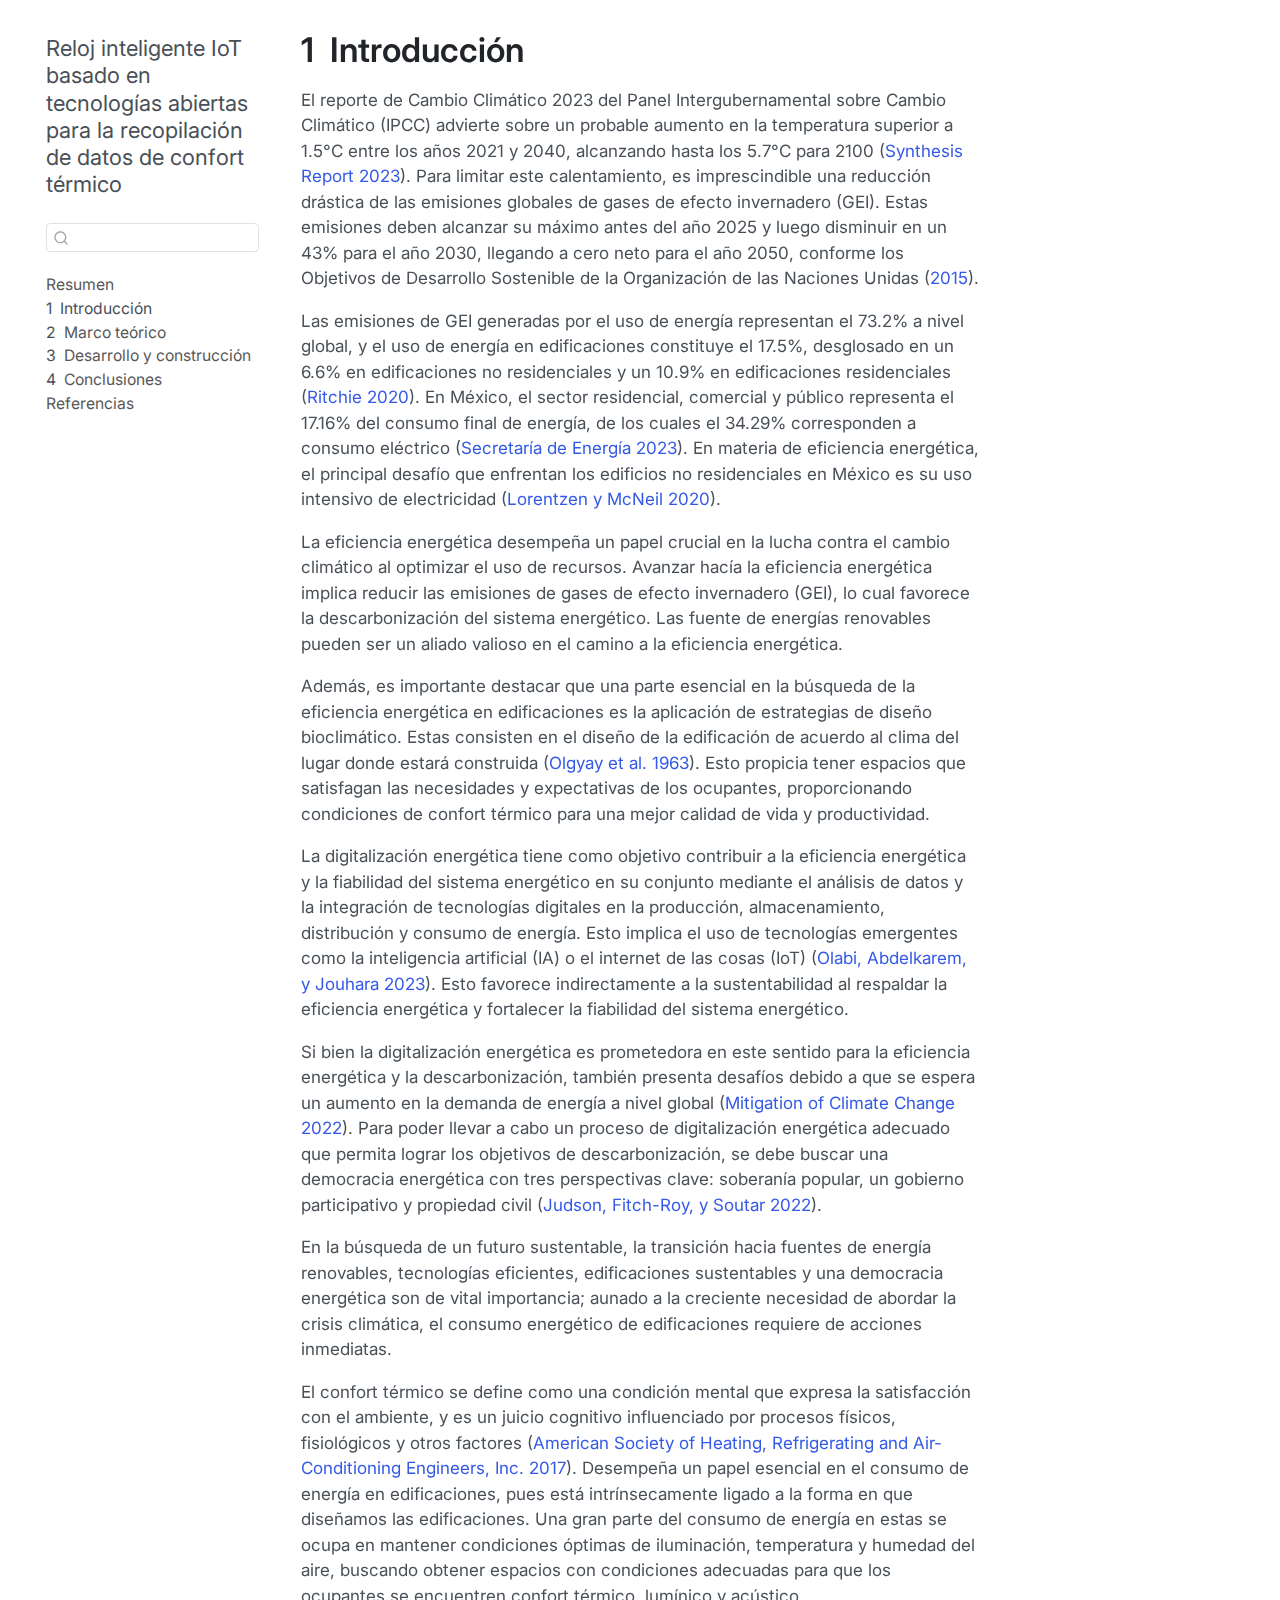
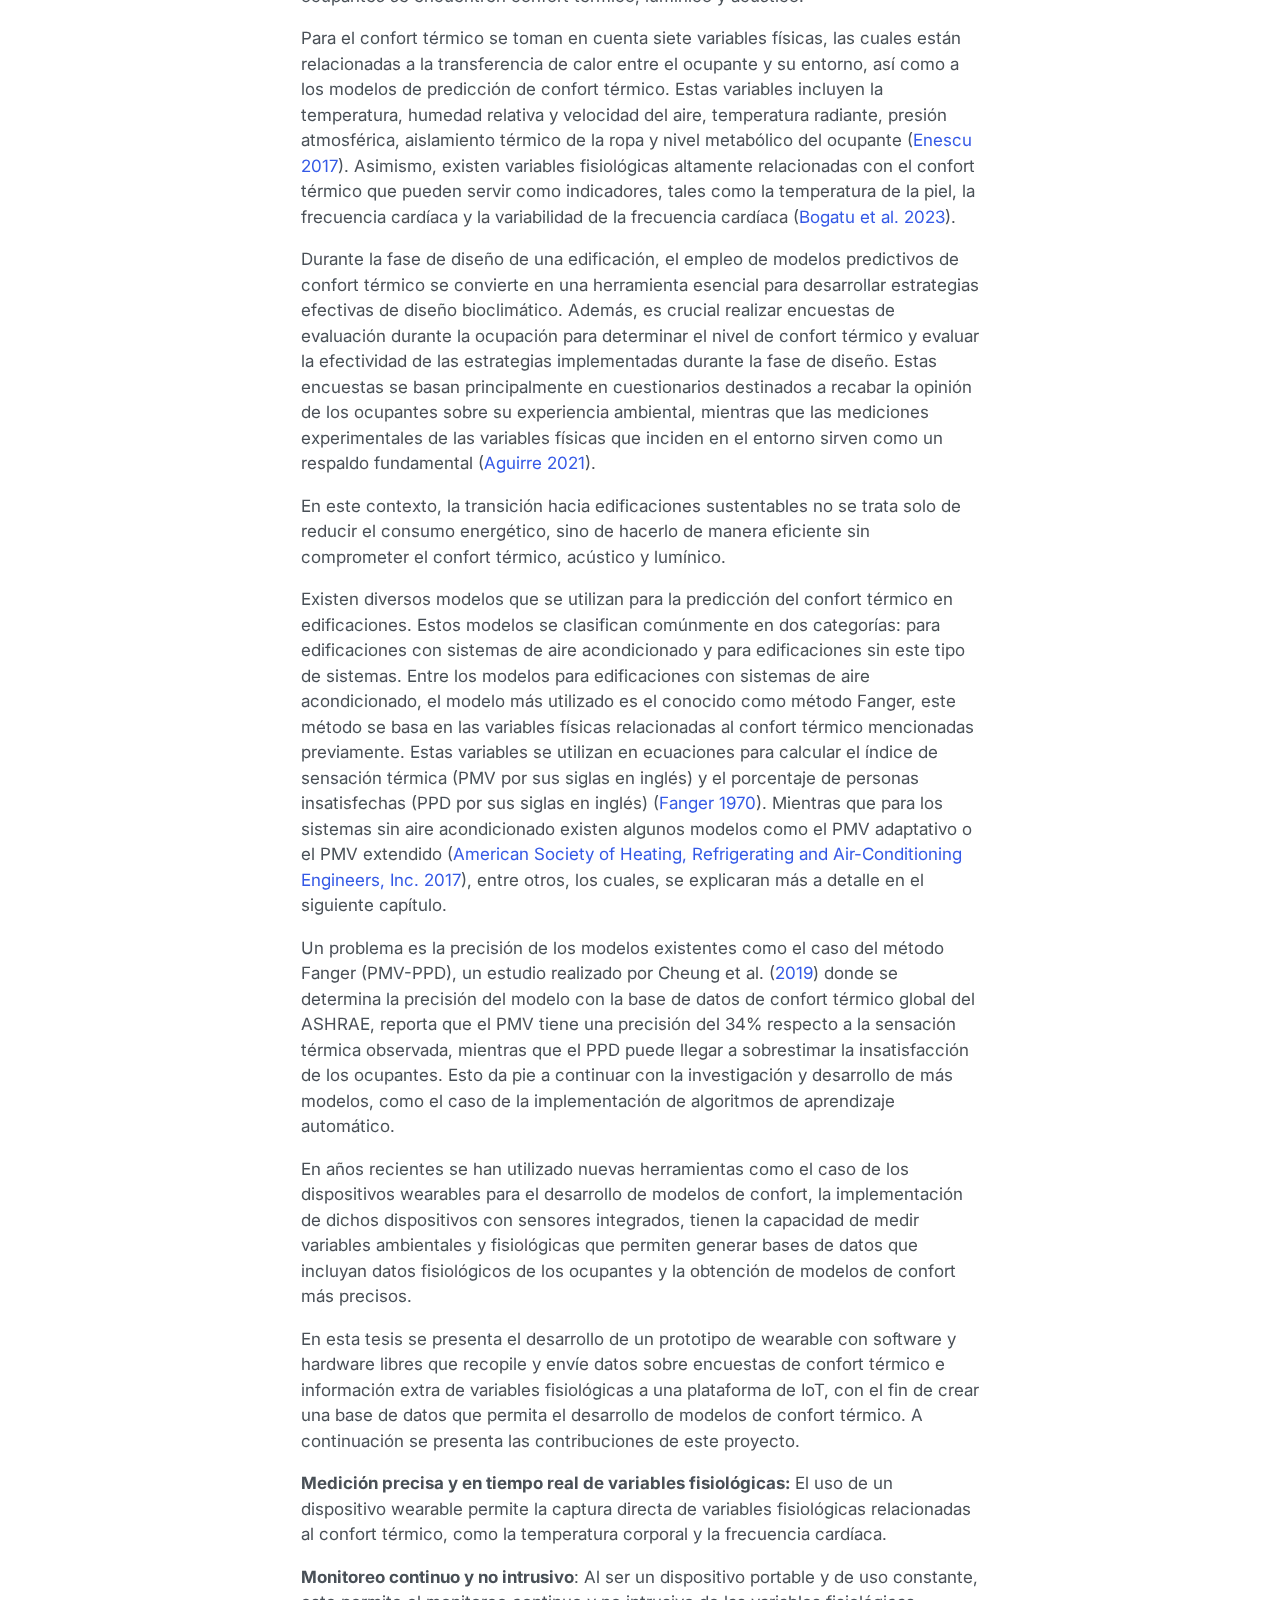
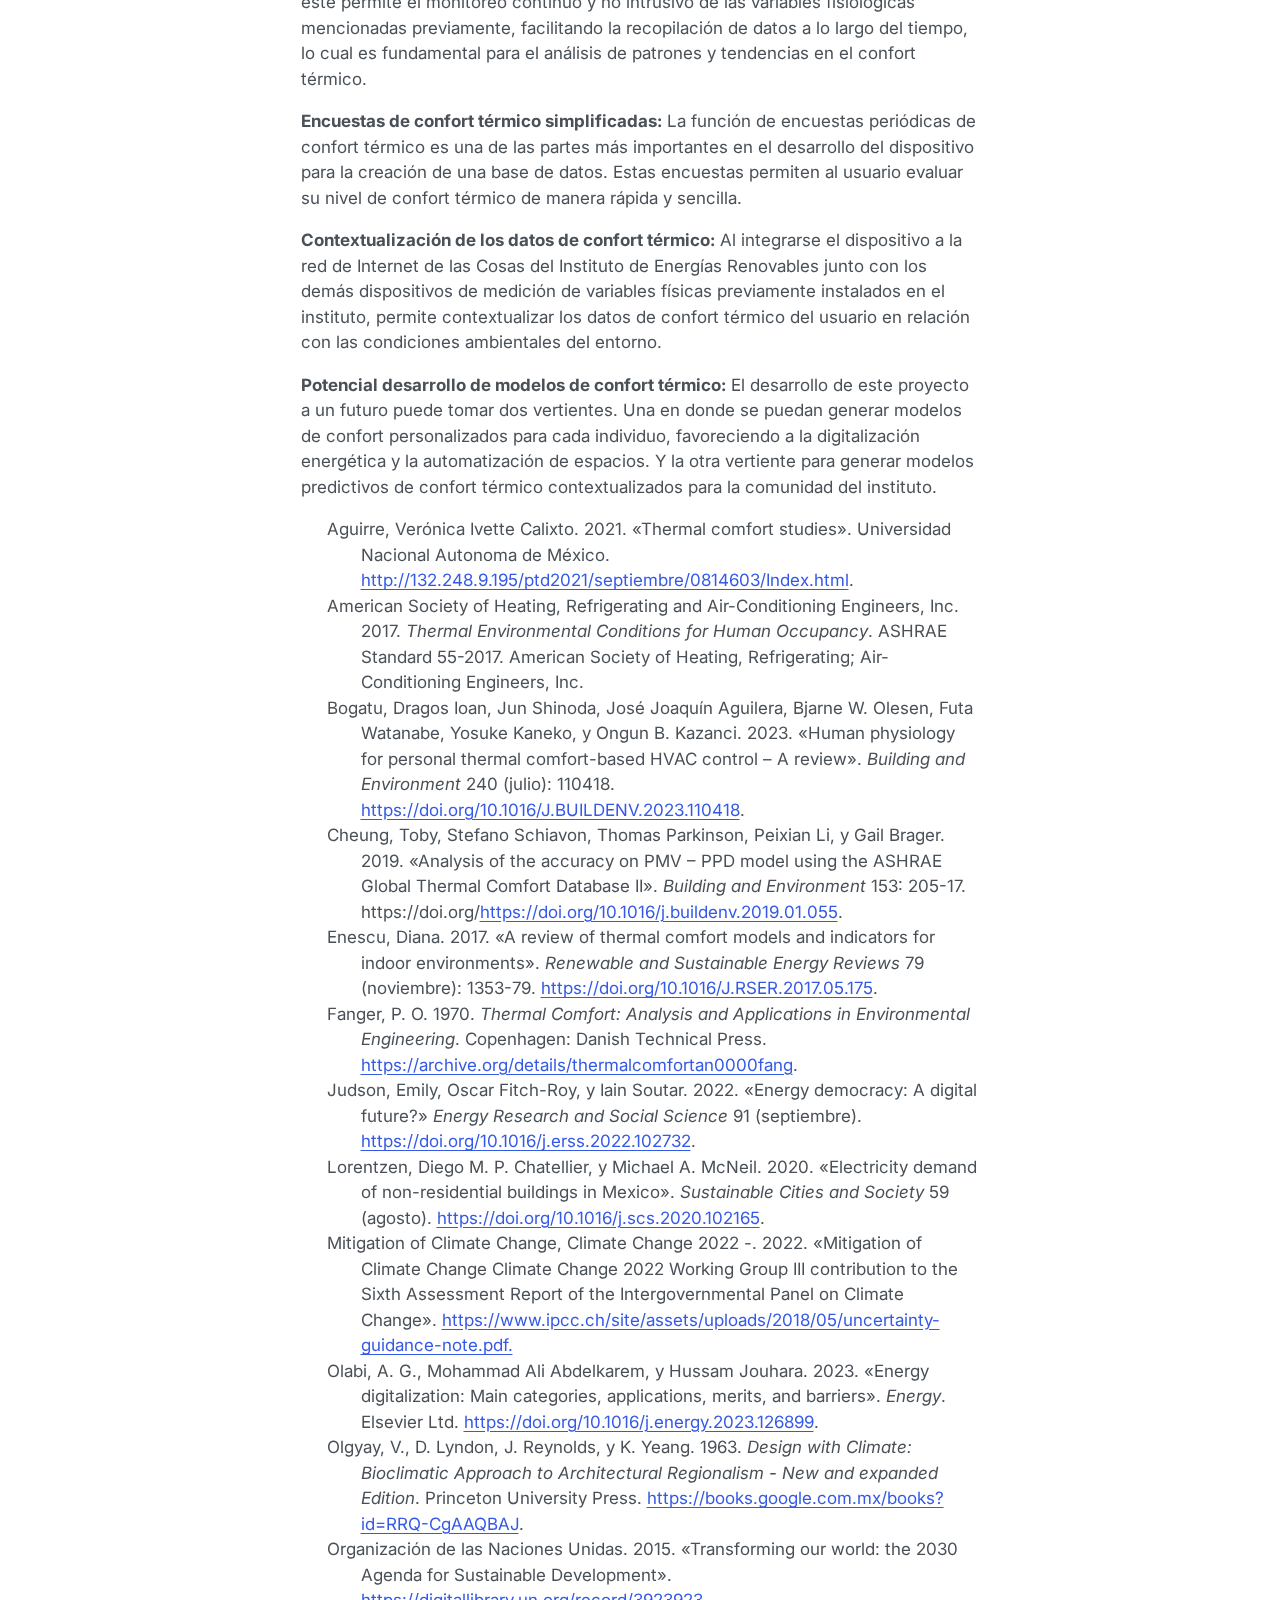
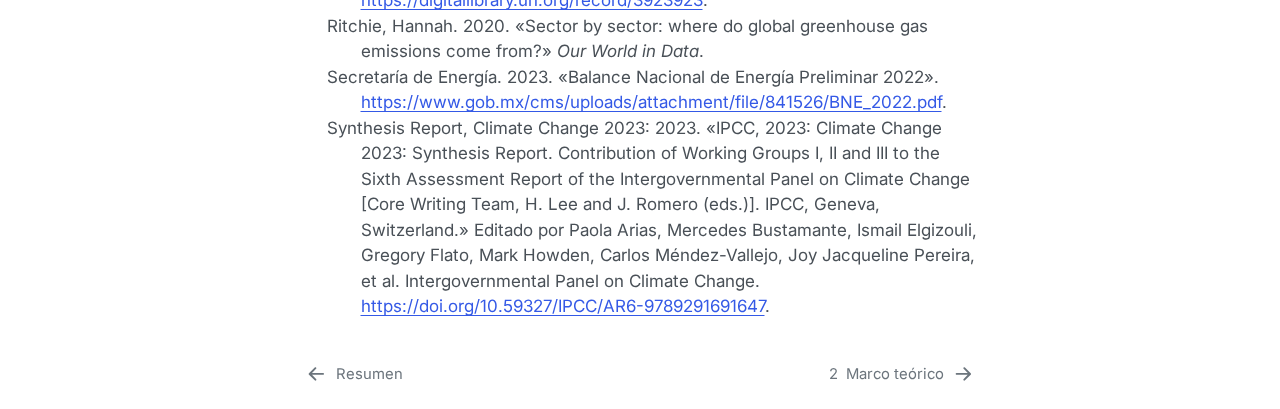
<file: docs/Capitulos/intro.html>
<!DOCTYPE html>
<html xmlns="http://www.w3.org/1999/xhtml" lang="es" xml:lang="es"><head>

<meta charset="utf-8">
<meta name="generator" content="quarto-1.5.57">

<meta name="viewport" content="width=device-width, initial-scale=1.0, user-scalable=yes">


<title>1&nbsp; Introducción – Reloj inteligente IoT basado en tecnologías abiertas para la recopilación de datos de confort térmico </title>
<style>
code{white-space: pre-wrap;}
span.smallcaps{font-variant: small-caps;}
div.columns{display: flex; gap: min(4vw, 1.5em);}
div.column{flex: auto; overflow-x: auto;}
div.hanging-indent{margin-left: 1.5em; text-indent: -1.5em;}
ul.task-list{list-style: none;}
ul.task-list li input[type="checkbox"] {
  width: 0.8em;
  margin: 0 0.8em 0.2em -1em; /* quarto-specific, see https://github.com/quarto-dev/quarto-cli/issues/4556 */ 
  vertical-align: middle;
}
/* CSS for citations */
div.csl-bib-body { }
div.csl-entry {
  clear: both;
  margin-bottom: 0em;
}
.hanging-indent div.csl-entry {
  margin-left:2em;
  text-indent:-2em;
}
div.csl-left-margin {
  min-width:2em;
  float:left;
}
div.csl-right-inline {
  margin-left:2em;
  padding-left:1em;
}
div.csl-indent {
  margin-left: 2em;
}</style>


<script src="../site_libs/quarto-nav/quarto-nav.js"></script>
<script src="../site_libs/quarto-nav/headroom.min.js"></script>
<script src="../site_libs/clipboard/clipboard.min.js"></script>
<script src="../site_libs/quarto-search/autocomplete.umd.js"></script>
<script src="../site_libs/quarto-search/fuse.min.js"></script>
<script src="../site_libs/quarto-search/quarto-search.js"></script>
<meta name="quarto:offset" content="../">
<link href="../Capitulos/confort_termico.html" rel="next">
<link href="../index.html" rel="prev">
<script src="../site_libs/quarto-html/quarto.js"></script>
<script src="../site_libs/quarto-html/popper.min.js"></script>
<script src="../site_libs/bootstrap/bootstrap.min.js"></script>
<link href="../site_libs/bootstrap/bootstrap-icons.css" rel="stylesheet">
<link href="../site_libs/bootstrap/bootstrap.min.css" rel="stylesheet" id="quarto-bootstrap" data-mode="light">
<script id="quarto-search-options" type="application/json">{
  "location": "sidebar",
  "copy-button": false,
  "collapse-after": 3,
  "panel-placement": "start",
  "type": "textbox",
  "limit": 50,
  "keyboard-shortcut": [
    "f",
    "/",
    "s"
  ],
  "show-item-context": false,
  "language": {
    "search-no-results-text": "Sin resultados",
    "search-matching-documents-text": "documentos encontrados",
    "search-copy-link-title": "Copiar el enlace en la búsqueda",
    "search-hide-matches-text": "Ocultar resultados adicionales",
    "search-more-match-text": "resultado adicional en este documento",
    "search-more-matches-text": "resultados adicionales en este documento",
    "search-clear-button-title": "Borrar",
    "search-text-placeholder": "",
    "search-detached-cancel-button-title": "Cancelar",
    "search-submit-button-title": "Enviar",
    "search-label": "Buscar"
  }
}</script>
<style>html{ scroll-behavior: smooth; }</style>
<script type="application/json" class="js-hypothesis-config">
{
  "theme": "clean"
}
</script>
<script async="" src="https://hypothes.is/embed.js"></script>
<script>
  window.document.addEventListener("DOMContentLoaded", function (_event) {
    document.body.classList.add('hypothesis-enabled');
  });
</script>


</head>

<body class="nav-sidebar floating">

<div id="quarto-search-results"></div>
  <header id="quarto-header" class="headroom fixed-top">
  <nav class="quarto-secondary-nav">
    <div class="container-fluid d-flex">
      <button type="button" class="quarto-btn-toggle btn" data-bs-toggle="collapse" role="button" data-bs-target=".quarto-sidebar-collapse-item" aria-controls="quarto-sidebar" aria-expanded="false" aria-label="Alternar barra lateral" onclick="if (window.quartoToggleHeadroom) { window.quartoToggleHeadroom(); }">
        <i class="bi bi-layout-text-sidebar-reverse"></i>
      </button>
        <nav class="quarto-page-breadcrumbs" aria-label="breadcrumb"><ol class="breadcrumb"><li class="breadcrumb-item"><a href="../Capitulos/intro.html"><span class="chapter-number">1</span>&nbsp; <span class="chapter-title">Introducción</span></a></li></ol></nav>
        <a class="flex-grow-1" role="navigation" data-bs-toggle="collapse" data-bs-target=".quarto-sidebar-collapse-item" aria-controls="quarto-sidebar" aria-expanded="false" aria-label="Alternar barra lateral" onclick="if (window.quartoToggleHeadroom) { window.quartoToggleHeadroom(); }">      
        </a>
      <button type="button" class="btn quarto-search-button" aria-label="Buscar" onclick="window.quartoOpenSearch();">
        <i class="bi bi-search"></i>
      </button>
    </div>
  </nav>
</header>
<!-- content -->
<div id="quarto-content" class="quarto-container page-columns page-rows-contents page-layout-article">
<!-- sidebar -->
  <nav id="quarto-sidebar" class="sidebar collapse collapse-horizontal quarto-sidebar-collapse-item sidebar-navigation floating overflow-auto">
    <div class="pt-lg-2 mt-2 text-left sidebar-header">
    <div class="sidebar-title mb-0 py-0">
      <a href="../">Reloj inteligente IoT basado en tecnologías abiertas para la recopilación de datos de confort térmico</a> 
    </div>
      </div>
        <div class="mt-2 flex-shrink-0 align-items-center">
        <div class="sidebar-search">
        <div id="quarto-search" class="" title="Buscar"></div>
        </div>
        </div>
    <div class="sidebar-menu-container"> 
    <ul class="list-unstyled mt-1">
        <li class="sidebar-item">
  <div class="sidebar-item-container"> 
  <a href="../index.html" class="sidebar-item-text sidebar-link">
 <span class="menu-text">Resumen</span></a>
  </div>
</li>
        <li class="sidebar-item">
  <div class="sidebar-item-container"> 
  <a href="../Capitulos/intro.html" class="sidebar-item-text sidebar-link active">
 <span class="menu-text"><span class="chapter-number">1</span>&nbsp; <span class="chapter-title">Introducción</span></span></a>
  </div>
</li>
        <li class="sidebar-item">
  <div class="sidebar-item-container"> 
  <a href="../Capitulos/confort_termico.html" class="sidebar-item-text sidebar-link">
 <span class="menu-text"><span class="chapter-number">2</span>&nbsp; <span class="chapter-title">Marco teórico</span></span></a>
  </div>
</li>
        <li class="sidebar-item">
  <div class="sidebar-item-container"> 
  <a href="../Capitulos/desarrollo.html" class="sidebar-item-text sidebar-link">
 <span class="menu-text"><span class="chapter-number">3</span>&nbsp; <span class="chapter-title">Desarrollo y construcción</span></span></a>
  </div>
</li>
        <li class="sidebar-item">
  <div class="sidebar-item-container"> 
  <a href="../Capitulos/resultados.html" class="sidebar-item-text sidebar-link">
 <span class="menu-text"><span class="chapter-number">4</span>&nbsp; <span class="chapter-title">Conclusiones</span></span></a>
  </div>
</li>
        <li class="sidebar-item">
  <div class="sidebar-item-container"> 
  <a href="../Capitulos/references.html" class="sidebar-item-text sidebar-link">
 <span class="menu-text">Referencias</span></a>
  </div>
</li>
    </ul>
    </div>
</nav>
<div id="quarto-sidebar-glass" class="quarto-sidebar-collapse-item" data-bs-toggle="collapse" data-bs-target=".quarto-sidebar-collapse-item"></div>
<!-- margin-sidebar -->
    <div id="quarto-margin-sidebar" class="sidebar margin-sidebar zindex-bottom">
        
    </div>
<!-- main -->
<main class="content" id="quarto-document-content">

<header id="title-block-header" class="quarto-title-block default">
<div class="quarto-title">
<h1 class="title"><span class="chapter-number">1</span>&nbsp; <span class="chapter-title">Introducción</span></h1>
</div>



<div class="quarto-title-meta">

    
  
    
  </div>
  


</header>


<p>El reporte de Cambio Climático 2023 del Panel Intergubernamental sobre Cambio Climático (IPCC) advierte sobre un probable aumento en la temperatura superior a 1.5°C entre los años 2021 y 2040, alcanzando hasta los 5.7°C para 2100 <span class="citation" data-cites="IPCC2023">(<a href="#ref-IPCC2023" role="doc-biblioref">Synthesis Report 2023</a>)</span>. Para limitar este calentamiento, es imprescindible una reducción drástica de las emisiones globales de gases de efecto invernadero (GEI). Estas emisiones deben alcanzar su máximo antes del año 2025 y luego disminuir en un 43% para el año 2030, llegando a cero neto para el año 2050, conforme los Objetivos de Desarrollo Sostenible de la <span class="citation" data-cites="Ods2015">Organización de las Naciones Unidas (<a href="#ref-Ods2015" role="doc-biblioref">2015</a>)</span>.</p>
<p>Las emisiones de GEI generadas por el uso de energía representan el 73.2% a nivel global, y el uso de energía en edificaciones constituye el 17.5%, desglosado en un 6.6% en edificaciones no residenciales y un 10.9% en edificaciones residenciales <span class="citation" data-cites="owid-ghg-emissions-by-sector">(<a href="#ref-owid-ghg-emissions-by-sector" role="doc-biblioref">Ritchie 2020</a>)</span>. En México, el sector residencial, comercial y público representa el 17.16% del consumo final de energía, de los cuales el 34.29% corresponden a consumo eléctrico <span class="citation" data-cites="BNE2022">(<a href="#ref-BNE2022" role="doc-biblioref">Secretaría de Energía 2023</a>)</span>. En materia de eficiencia energética, el principal desafío que enfrentan los edificios no residenciales en México es su uso intensivo de electricidad <span class="citation" data-cites="Chatellier2020">(<a href="#ref-Chatellier2020" role="doc-biblioref">Lorentzen y McNeil 2020</a>)</span>.</p>
<p>La eficiencia energética desempeña un papel crucial en la lucha contra el cambio climático al optimizar el uso de recursos. Avanzar hacía la eficiencia energética implica reducir las emisiones de gases de efecto invernadero (GEI), lo cual favorece la descarbonización del sistema energético. Las fuente de energías renovables pueden ser un aliado valioso en el camino a la eficiencia energética.</p>
<p>Además, es importante destacar que una parte esencial en la búsqueda de la eficiencia energética en edificaciones es la aplicación de estrategias de diseño bioclimático. Estas consisten en el diseño de la edificación de acuerdo al clima del lugar donde estará construida <span class="citation" data-cites="olgyay1963">(<a href="#ref-olgyay1963" role="doc-biblioref">Olgyay et&nbsp;al. 1963</a>)</span>. Esto propicia tener espacios que satisfagan las necesidades y expectativas de los ocupantes, proporcionando condiciones de confort térmico para una mejor calidad de vida y productividad.</p>
<p>La digitalización energética tiene como objetivo contribuir a la eficiencia energética y la fiabilidad del sistema energético en su conjunto mediante el análisis de datos y la integración de tecnologías digitales en la producción, almacenamiento, distribución y consumo de energía. Esto implica el uso de tecnologías emergentes como la inteligencia artificial (IA) o el internet de las cosas (IoT) <span class="citation" data-cites="Olabi2023">(<a href="#ref-Olabi2023" role="doc-biblioref">Olabi, Abdelkarem, y Jouhara 2023</a>)</span>. Esto favorece indirectamente a la sustentabilidad al respaldar la eficiencia energética y fortalecer la fiabilidad del sistema energético.</p>
<p>Si bien la digitalización energética es prometedora en este sentido para la eficiencia energética y la descarbonización, también presenta desafíos debido a que se espera un aumento en la demanda de energía a nivel global <span class="citation" data-cites="IPCC2022">(<a href="#ref-IPCC2022" role="doc-biblioref">Mitigation of Climate Change 2022</a>)</span>. Para poder llevar a cabo un proceso de digitalización energética adecuado que permita lograr los objetivos de descarbonización, se debe buscar una democracia energética con tres perspectivas clave: soberanía popular, un gobierno participativo y propiedad civil <span class="citation" data-cites="Judson2022">(<a href="#ref-Judson2022" role="doc-biblioref">Judson, Fitch-Roy, y Soutar 2022</a>)</span>.</p>
<p>En la búsqueda de un futuro sustentable, la transición hacia fuentes de energía renovables, tecnologías eficientes, edificaciones sustentables y una democracia energética son de vital importancia; aunado a la creciente necesidad de abordar la crisis climática, el consumo energético de edificaciones requiere de acciones inmediatas.</p>
<p>El confort térmico se define como una condición mental que expresa la satisfacción con el ambiente, y es un juicio cognitivo influenciado por procesos físicos, fisiológicos y otros factores <span class="citation" data-cites="ASHRAE55">(<a href="#ref-ASHRAE55" role="doc-biblioref">American Society of Heating, Refrigerating and Air-Conditioning Engineers, Inc. 2017</a>)</span>. Desempeña un papel esencial en el consumo de energía en edificaciones, pues está intrínsecamente ligado a la forma en que diseñamos las edificaciones. Una gran parte del consumo de energía en estas se ocupa en mantener condiciones óptimas de iluminación, temperatura y humedad del aire, buscando obtener espacios con condiciones adecuadas para que los ocupantes se encuentren confort térmico, lumínico y acústico.</p>
<p>Para el confort térmico se toman en cuenta siete variables físicas, las cuales están relacionadas a la transferencia de calor entre el ocupante y su entorno, así como a los modelos de predicción de confort térmico. Estas variables incluyen la temperatura, humedad relativa y velocidad del aire, temperatura radiante, presión atmosférica, aislamiento térmico de la ropa y nivel metabólico del ocupante <span class="citation" data-cites="Enescu2017">(<a href="#ref-Enescu2017" role="doc-biblioref">Enescu 2017</a>)</span>. Asimismo, existen variables fisiológicas altamente relacionadas con el confort térmico que pueden servir como indicadores, tales como la temperatura de la piel, la frecuencia cardíaca y la variabilidad de la frecuencia cardíaca <span class="citation" data-cites="Bogatu2023">(<a href="#ref-Bogatu2023" role="doc-biblioref">Bogatu et&nbsp;al. 2023</a>)</span>.</p>
<p>Durante la fase de diseño de una edificación, el empleo de modelos predictivos de confort térmico se convierte en una herramienta esencial para desarrollar estrategias efectivas de diseño bioclimático. Además, es crucial realizar encuestas de evaluación durante la ocupación para determinar el nivel de confort térmico y evaluar la efectividad de las estrategias implementadas durante la fase de diseño. Estas encuestas se basan principalmente en cuestionarios destinados a recabar la opinión de los ocupantes sobre su experiencia ambiental, mientras que las mediciones experimentales de las variables físicas que inciden en el entorno sirven como un respaldo fundamental <span class="citation" data-cites="Calixto2021">(<a href="#ref-Calixto2021" role="doc-biblioref">Aguirre 2021</a>)</span>.</p>
<p>En este contexto, la transición hacia edificaciones sustentables no se trata solo de reducir el consumo energético, sino de hacerlo de manera eficiente sin comprometer el confort térmico, acústico y lumínico.</p>
<p>Existen diversos modelos que se utilizan para la predicción del confort térmico en edificaciones. Estos modelos se clasifican comúnmente en dos categorías: para edificaciones con sistemas de aire acondicionado y para edificaciones sin este tipo de sistemas. Entre los modelos para edificaciones con sistemas de aire acondicionado, el modelo más utilizado es el conocido como método Fanger, este método se basa en las variables físicas relacionadas al confort térmico mencionadas previamente. Estas variables se utilizan en ecuaciones para calcular el índice de sensación térmica (PMV por sus siglas en inglés) y el porcentaje de personas insatisfechas (PPD por sus siglas en inglés) <span class="citation" data-cites="Fanger1970">(<a href="#ref-Fanger1970" role="doc-biblioref">Fanger 1970</a>)</span>. Mientras que para los sistemas sin aire acondicionado existen algunos modelos como el PMV adaptativo o el PMV extendido <span class="citation" data-cites="ASHRAE55">(<a href="#ref-ASHRAE55" role="doc-biblioref">American Society of Heating, Refrigerating and Air-Conditioning Engineers, Inc. 2017</a>)</span>, entre otros, los cuales, se explicaran más a detalle en el siguiente capítulo.</p>
<p>Un problema es la precisión de los modelos existentes como el caso del método Fanger (PMV-PPD), un estudio realizado por <span class="citation" data-cites="CHEUNG2019">Cheung et&nbsp;al. (<a href="#ref-CHEUNG2019" role="doc-biblioref">2019</a>)</span> donde se determina la precisión del modelo con la base de datos de confort térmico global del ASHRAE, reporta que el PMV tiene una precisión del 34% respecto a la sensación térmica observada, mientras que el PPD puede llegar a sobrestimar la insatisfacción de los ocupantes. Esto da pie a continuar con la investigación y desarrollo de más modelos, como el caso de la implementación de algoritmos de aprendizaje automático.</p>
<p>En años recientes se han utilizado nuevas herramientas como el caso de los dispositivos wearables para el desarrollo de modelos de confort, la implementación de dichos dispositivos con sensores integrados, tienen la capacidad de medir variables ambientales y fisiológicas que permiten generar bases de datos que incluyan datos fisiológicos de los ocupantes y la obtención de modelos de confort más precisos.</p>
<p>En esta tesis se presenta el desarrollo de un prototipo de wearable con software y hardware libres que recopile y envíe datos sobre encuestas de confort térmico e información extra de variables fisiológicas a una plataforma de IoT, con el fin de crear una base de datos que permita el desarrollo de modelos de confort térmico. A continuación se presenta las contribuciones de este proyecto.</p>
<p><strong>Medición precisa y en tiempo real de variables fisiológicas:</strong> El uso de un dispositivo wearable permite la captura directa de variables fisiológicas relacionadas al confort térmico, como la temperatura corporal y la frecuencia cardíaca.</p>
<p><strong>Monitoreo continuo y no intrusivo</strong>: Al ser un dispositivo portable y de uso constante, este permite el monitoreo continuo y no intrusivo de las variables fisiológicas mencionadas previamente, facilitando la recopilación de datos a lo largo del tiempo, lo cual es fundamental para el análisis de patrones y tendencias en el confort térmico.</p>
<p><strong>Encuestas de confort térmico simplificadas:</strong> La función de encuestas periódicas de confort térmico es una de las partes más importantes en el desarrollo del dispositivo para la creación de una base de datos. Estas encuestas permiten al usuario evaluar su nivel de confort térmico de manera rápida y sencilla.</p>
<p><strong>Contextualización de los datos de confort térmico:</strong> Al integrarse el dispositivo a la red de Internet de las Cosas del Instituto de Energías Renovables junto con los demás dispositivos de medición de variables físicas previamente instalados en el instituto, permite contextualizar los datos de confort térmico del usuario en relación con las condiciones ambientales del entorno.</p>
<p><strong>Potencial desarrollo de modelos de confort térmico:</strong> El desarrollo de este proyecto a un futuro puede tomar dos vertientes. Una en donde se puedan generar modelos de confort personalizados para cada individuo, favoreciendo a la digitalización energética y la automatización de espacios. Y la otra vertiente para generar modelos predictivos de confort térmico contextualizados para la comunidad del instituto.</p>


<div id="refs" class="references csl-bib-body hanging-indent" data-entry-spacing="0" role="list">
<div id="ref-Calixto2021" class="csl-entry" role="listitem">
Aguirre, Verónica Ivette Calixto. 2021. <span>«Thermal comfort studies»</span>. Universidad Nacional Autonoma de México. <a href="http://132.248.9.195/ptd2021/septiembre/0814603/Index.html">http://132.248.9.195/ptd2021/septiembre/0814603/Index.html</a>.
</div>
<div id="ref-ASHRAE55" class="csl-entry" role="listitem">
American Society of Heating, Refrigerating and Air-Conditioning Engineers, Inc. 2017. <em>Thermal Environmental Conditions for Human Occupancy</em>. ASHRAE Standard 55-2017. American Society of Heating, Refrigerating; Air-Conditioning Engineers, Inc.
</div>
<div id="ref-Bogatu2023" class="csl-entry" role="listitem">
Bogatu, Dragos Ioan, Jun Shinoda, José Joaquín Aguilera, Bjarne W. Olesen, Futa Watanabe, Yosuke Kaneko, y Ongun B. Kazanci. 2023. <span>«Human physiology for personal thermal comfort-based HVAC control – A review»</span>. <em>Building and Environment</em> 240 (julio): 110418. <a href="https://doi.org/10.1016/J.BUILDENV.2023.110418">https://doi.org/10.1016/J.BUILDENV.2023.110418</a>.
</div>
<div id="ref-CHEUNG2019" class="csl-entry" role="listitem">
Cheung, Toby, Stefano Schiavon, Thomas Parkinson, Peixian Li, y Gail Brager. 2019. <span>«Analysis of the accuracy on PMV – PPD model using the ASHRAE Global Thermal Comfort Database II»</span>. <em>Building and Environment</em> 153: 205-17. https://doi.org/<a href="https://doi.org/10.1016/j.buildenv.2019.01.055">https://doi.org/10.1016/j.buildenv.2019.01.055</a>.
</div>
<div id="ref-Enescu2017" class="csl-entry" role="listitem">
Enescu, Diana. 2017. <span>«A review of thermal comfort models and indicators for indoor environments»</span>. <em>Renewable and Sustainable Energy Reviews</em> 79 (noviembre): 1353-79. <a href="https://doi.org/10.1016/J.RSER.2017.05.175">https://doi.org/10.1016/J.RSER.2017.05.175</a>.
</div>
<div id="ref-Fanger1970" class="csl-entry" role="listitem">
Fanger, P. O. 1970. <em>Thermal Comfort: Analysis and Applications in Environmental Engineering</em>. Copenhagen: Danish Technical Press. <a href="https://archive.org/details/thermalcomfortan0000fang">https://archive.org/details/thermalcomfortan0000fang</a>.
</div>
<div id="ref-Judson2022" class="csl-entry" role="listitem">
Judson, Emily, Oscar Fitch-Roy, y Iain Soutar. 2022. <span>«Energy democracy: A digital future?»</span> <em>Energy Research and Social Science</em> 91 (septiembre). <a href="https://doi.org/10.1016/j.erss.2022.102732">https://doi.org/10.1016/j.erss.2022.102732</a>.
</div>
<div id="ref-Chatellier2020" class="csl-entry" role="listitem">
Lorentzen, Diego M. P. Chatellier, y Michael A. McNeil. 2020. <span>«Electricity demand of non-residential buildings in Mexico»</span>. <em>Sustainable Cities and Society</em> 59 (agosto). <a href="https://doi.org/10.1016/j.scs.2020.102165">https://doi.org/10.1016/j.scs.2020.102165</a>.
</div>
<div id="ref-IPCC2022" class="csl-entry" role="listitem">
Mitigation of Climate Change, Climate Change 2022 -. 2022. <span>«Mitigation of Climate Change Climate Change 2022 Working Group III contribution to the Sixth Assessment Report of the Intergovernmental Panel on Climate Change»</span>. <a href="https://www.ipcc.ch/site/assets/uploads/2018/05/uncertainty-guidance-note.pdf.">https://www.ipcc.ch/site/assets/uploads/2018/05/uncertainty-guidance-note.pdf.</a>
</div>
<div id="ref-Olabi2023" class="csl-entry" role="listitem">
Olabi, A. G., Mohammad Ali Abdelkarem, y Hussam Jouhara. 2023. <span>«Energy digitalization: Main categories, applications, merits, and barriers»</span>. <em>Energy</em>. Elsevier Ltd. <a href="https://doi.org/10.1016/j.energy.2023.126899">https://doi.org/10.1016/j.energy.2023.126899</a>.
</div>
<div id="ref-olgyay1963" class="csl-entry" role="listitem">
Olgyay, V., D. Lyndon, J. Reynolds, y K. Yeang. 1963. <em>Design with Climate: Bioclimatic Approach to Architectural Regionalism - New and expanded Edition</em>. Princeton University Press. <a href="https://books.google.com.mx/books?id=RRQ-CgAAQBAJ">https://books.google.com.mx/books?id=RRQ-CgAAQBAJ</a>.
</div>
<div id="ref-Ods2015" class="csl-entry" role="listitem">
Organización de las Naciones Unidas. 2015. <span>«Transforming our world: the 2030 Agenda for Sustainable Development»</span>. <a href="https://digitallibrary.un.org/record/3923923">https://digitallibrary.un.org/record/3923923</a>.
</div>
<div id="ref-owid-ghg-emissions-by-sector" class="csl-entry" role="listitem">
Ritchie, Hannah. 2020. <span>«Sector by sector: where do global greenhouse gas emissions come from?»</span> <em>Our World in Data</em>.
</div>
<div id="ref-BNE2022" class="csl-entry" role="listitem">
Secretaría de Energía. 2023. <span>«Balance Nacional de Energía Preliminar 2022»</span>. <a href="https://www.gob.mx/cms/uploads/attachment/file/841526/BNE_2022.pdf">https://www.gob.mx/cms/uploads/attachment/file/841526/BNE_2022.pdf</a>.
</div>
<div id="ref-IPCC2023" class="csl-entry" role="listitem">
Synthesis Report, Climate Change 2023: 2023. <span>«IPCC, 2023: Climate Change 2023: Synthesis Report. Contribution of Working Groups I, II and III to the Sixth Assessment Report of the Intergovernmental Panel on Climate Change [Core Writing Team, H. Lee and J. Romero (eds.)]. IPCC, Geneva, Switzerland.»</span> Editado por Paola Arias, Mercedes Bustamante, Ismail Elgizouli, Gregory Flato, Mark Howden, Carlos Méndez-Vallejo, Joy Jacqueline Pereira, et&nbsp;al. Intergovernmental Panel on Climate Change. <a href="https://doi.org/10.59327/IPCC/AR6-9789291691647">https://doi.org/10.59327/IPCC/AR6-9789291691647</a>.
</div>
</div>

</main> <!-- /main -->
<nav class="page-navigation">
  <div class="nav-page nav-page-previous">
      <a href="../index.html" class="pagination-link" aria-label="Resumen">
        <i class="bi bi-arrow-left-short"></i> <span class="nav-page-text">Resumen</span>
      </a>          
  </div>
  <div class="nav-page nav-page-next">
      <a href="../Capitulos/confort_termico.html" class="pagination-link" aria-label="Marco teórico">
        <span class="nav-page-text"><span class="chapter-number">2</span>&nbsp; <span class="chapter-title">Marco teórico</span></span> <i class="bi bi-arrow-right-short"></i>
      </a>
  </div>
</nav>
</div> <!-- /content -->




<script src="../site_libs/quarto-html/zenscroll-min.js"></script>
</body></html>
</file>
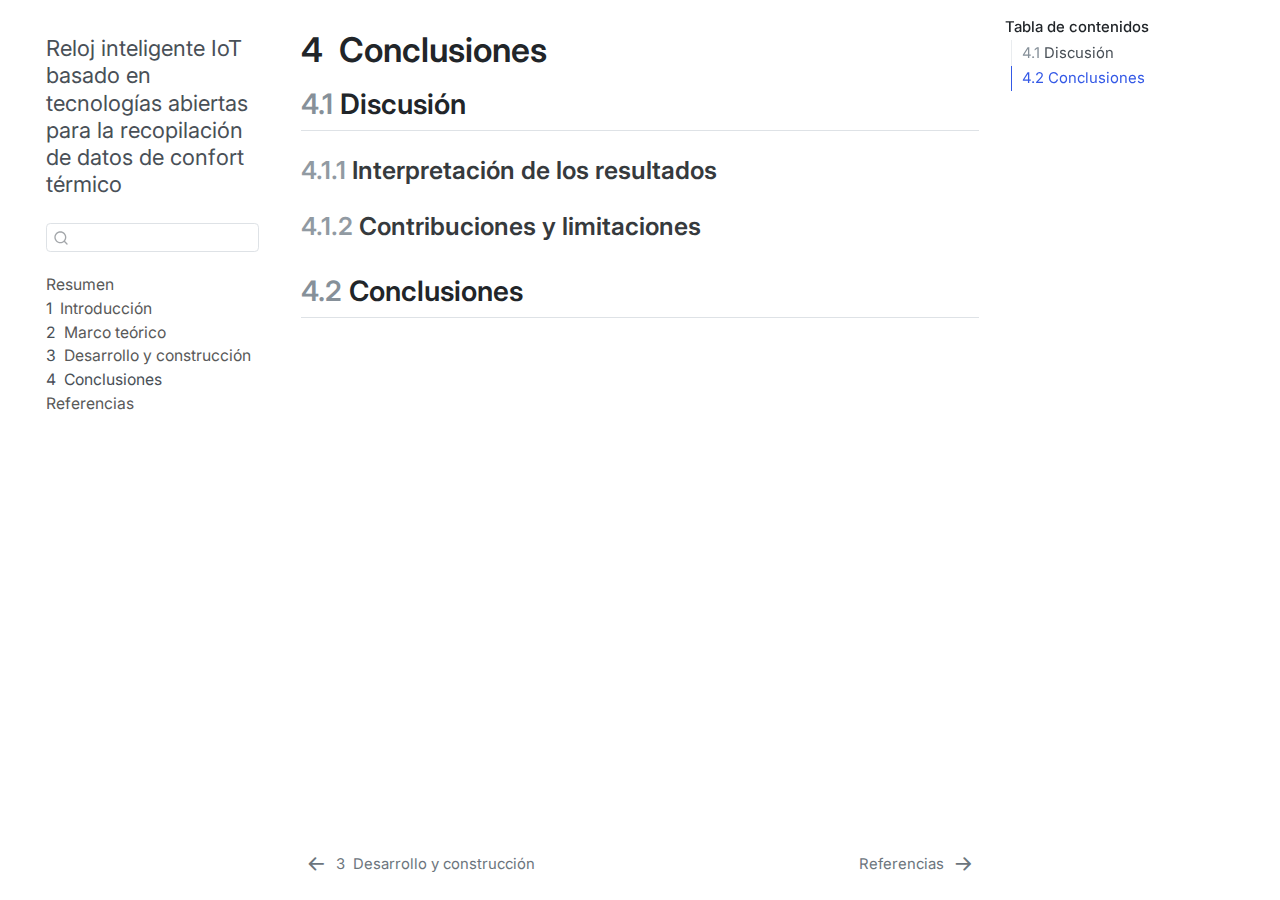
<file: docs/Capitulos/resultados.html>
<!DOCTYPE html>
<html xmlns="http://www.w3.org/1999/xhtml" lang="es" xml:lang="es"><head>

<meta charset="utf-8">
<meta name="generator" content="quarto-1.5.57">

<meta name="viewport" content="width=device-width, initial-scale=1.0, user-scalable=yes">


<title>4&nbsp; Conclusiones – Reloj inteligente IoT basado en tecnologías abiertas para la recopilación de datos de confort térmico </title>
<style>
code{white-space: pre-wrap;}
span.smallcaps{font-variant: small-caps;}
div.columns{display: flex; gap: min(4vw, 1.5em);}
div.column{flex: auto; overflow-x: auto;}
div.hanging-indent{margin-left: 1.5em; text-indent: -1.5em;}
ul.task-list{list-style: none;}
ul.task-list li input[type="checkbox"] {
  width: 0.8em;
  margin: 0 0.8em 0.2em -1em; /* quarto-specific, see https://github.com/quarto-dev/quarto-cli/issues/4556 */ 
  vertical-align: middle;
}
</style>


<script src="../site_libs/quarto-nav/quarto-nav.js"></script>
<script src="../site_libs/quarto-nav/headroom.min.js"></script>
<script src="../site_libs/clipboard/clipboard.min.js"></script>
<script src="../site_libs/quarto-search/autocomplete.umd.js"></script>
<script src="../site_libs/quarto-search/fuse.min.js"></script>
<script src="../site_libs/quarto-search/quarto-search.js"></script>
<meta name="quarto:offset" content="../">
<link href="../Capitulos/references.html" rel="next">
<link href="../Capitulos/desarrollo.html" rel="prev">
<script src="../site_libs/quarto-html/quarto.js"></script>
<script src="../site_libs/quarto-html/popper.min.js"></script>
<script src="../site_libs/bootstrap/bootstrap.min.js"></script>
<link href="../site_libs/bootstrap/bootstrap-icons.css" rel="stylesheet">
<link href="../site_libs/bootstrap/bootstrap.min.css" rel="stylesheet" id="quarto-bootstrap" data-mode="light">
<script id="quarto-search-options" type="application/json">{
  "location": "sidebar",
  "copy-button": false,
  "collapse-after": 3,
  "panel-placement": "start",
  "type": "textbox",
  "limit": 50,
  "keyboard-shortcut": [
    "f",
    "/",
    "s"
  ],
  "show-item-context": false,
  "language": {
    "search-no-results-text": "Sin resultados",
    "search-matching-documents-text": "documentos encontrados",
    "search-copy-link-title": "Copiar el enlace en la búsqueda",
    "search-hide-matches-text": "Ocultar resultados adicionales",
    "search-more-match-text": "resultado adicional en este documento",
    "search-more-matches-text": "resultados adicionales en este documento",
    "search-clear-button-title": "Borrar",
    "search-text-placeholder": "",
    "search-detached-cancel-button-title": "Cancelar",
    "search-submit-button-title": "Enviar",
    "search-label": "Buscar"
  }
}</script>
<style>html{ scroll-behavior: smooth; }</style>
<script type="application/json" class="js-hypothesis-config">
{
  "theme": "clean"
}
</script>
<script async="" src="https://hypothes.is/embed.js"></script>
<script>
  window.document.addEventListener("DOMContentLoaded", function (_event) {
    document.body.classList.add('hypothesis-enabled');
  });
</script>


</head>

<body class="nav-sidebar floating">

<div id="quarto-search-results"></div>
  <header id="quarto-header" class="headroom fixed-top">
  <nav class="quarto-secondary-nav">
    <div class="container-fluid d-flex">
      <button type="button" class="quarto-btn-toggle btn" data-bs-toggle="collapse" role="button" data-bs-target=".quarto-sidebar-collapse-item" aria-controls="quarto-sidebar" aria-expanded="false" aria-label="Alternar barra lateral" onclick="if (window.quartoToggleHeadroom) { window.quartoToggleHeadroom(); }">
        <i class="bi bi-layout-text-sidebar-reverse"></i>
      </button>
        <nav class="quarto-page-breadcrumbs" aria-label="breadcrumb"><ol class="breadcrumb"><li class="breadcrumb-item"><a href="../Capitulos/resultados.html"><span class="chapter-number">4</span>&nbsp; <span class="chapter-title">Conclusiones</span></a></li></ol></nav>
        <a class="flex-grow-1" role="navigation" data-bs-toggle="collapse" data-bs-target=".quarto-sidebar-collapse-item" aria-controls="quarto-sidebar" aria-expanded="false" aria-label="Alternar barra lateral" onclick="if (window.quartoToggleHeadroom) { window.quartoToggleHeadroom(); }">      
        </a>
      <button type="button" class="btn quarto-search-button" aria-label="Buscar" onclick="window.quartoOpenSearch();">
        <i class="bi bi-search"></i>
      </button>
    </div>
  </nav>
</header>
<!-- content -->
<div id="quarto-content" class="quarto-container page-columns page-rows-contents page-layout-article">
<!-- sidebar -->
  <nav id="quarto-sidebar" class="sidebar collapse collapse-horizontal quarto-sidebar-collapse-item sidebar-navigation floating overflow-auto">
    <div class="pt-lg-2 mt-2 text-left sidebar-header">
    <div class="sidebar-title mb-0 py-0">
      <a href="../">Reloj inteligente IoT basado en tecnologías abiertas para la recopilación de datos de confort térmico</a> 
    </div>
      </div>
        <div class="mt-2 flex-shrink-0 align-items-center">
        <div class="sidebar-search">
        <div id="quarto-search" class="" title="Buscar"></div>
        </div>
        </div>
    <div class="sidebar-menu-container"> 
    <ul class="list-unstyled mt-1">
        <li class="sidebar-item">
  <div class="sidebar-item-container"> 
  <a href="../index.html" class="sidebar-item-text sidebar-link">
 <span class="menu-text">Resumen</span></a>
  </div>
</li>
        <li class="sidebar-item">
  <div class="sidebar-item-container"> 
  <a href="../Capitulos/intro.html" class="sidebar-item-text sidebar-link">
 <span class="menu-text"><span class="chapter-number">1</span>&nbsp; <span class="chapter-title">Introducción</span></span></a>
  </div>
</li>
        <li class="sidebar-item">
  <div class="sidebar-item-container"> 
  <a href="../Capitulos/confort_termico.html" class="sidebar-item-text sidebar-link">
 <span class="menu-text"><span class="chapter-number">2</span>&nbsp; <span class="chapter-title">Marco teórico</span></span></a>
  </div>
</li>
        <li class="sidebar-item">
  <div class="sidebar-item-container"> 
  <a href="../Capitulos/desarrollo.html" class="sidebar-item-text sidebar-link">
 <span class="menu-text"><span class="chapter-number">3</span>&nbsp; <span class="chapter-title">Desarrollo y construcción</span></span></a>
  </div>
</li>
        <li class="sidebar-item">
  <div class="sidebar-item-container"> 
  <a href="../Capitulos/resultados.html" class="sidebar-item-text sidebar-link active">
 <span class="menu-text"><span class="chapter-number">4</span>&nbsp; <span class="chapter-title">Conclusiones</span></span></a>
  </div>
</li>
        <li class="sidebar-item">
  <div class="sidebar-item-container"> 
  <a href="../Capitulos/references.html" class="sidebar-item-text sidebar-link">
 <span class="menu-text">Referencias</span></a>
  </div>
</li>
    </ul>
    </div>
</nav>
<div id="quarto-sidebar-glass" class="quarto-sidebar-collapse-item" data-bs-toggle="collapse" data-bs-target=".quarto-sidebar-collapse-item"></div>
<!-- margin-sidebar -->
    <div id="quarto-margin-sidebar" class="sidebar margin-sidebar">
        <nav id="TOC" role="doc-toc" class="toc-active">
    <h2 id="toc-title">Tabla de contenidos</h2>
   
  <ul>
  <li><a href="#discusión" id="toc-discusión" class="nav-link active" data-scroll-target="#discusión"><span class="header-section-number">4.1</span> Discusión</a>
  <ul class="collapse">
  <li><a href="#interpretación-de-los-resultados" id="toc-interpretación-de-los-resultados" class="nav-link" data-scroll-target="#interpretación-de-los-resultados"><span class="header-section-number">4.1.1</span> Interpretación de los resultados</a></li>
  <li><a href="#contribuciones-y-limitaciones" id="toc-contribuciones-y-limitaciones" class="nav-link" data-scroll-target="#contribuciones-y-limitaciones"><span class="header-section-number">4.1.2</span> Contribuciones y limitaciones</a></li>
  </ul></li>
  <li><a href="#conclusiones" id="toc-conclusiones" class="nav-link" data-scroll-target="#conclusiones"><span class="header-section-number">4.2</span> Conclusiones</a></li>
  </ul>
</nav>
    </div>
<!-- main -->
<main class="content" id="quarto-document-content">

<header id="title-block-header" class="quarto-title-block default">
<div class="quarto-title">
<h1 class="title"><span class="chapter-number">4</span>&nbsp; <span class="chapter-title">Conclusiones</span></h1>
</div>



<div class="quarto-title-meta">

    
  
    
  </div>
  


</header>


<section id="discusión" class="level2" data-number="4.1">
<h2 data-number="4.1" data-anchor-id="discusión"><span class="header-section-number">4.1</span> Discusión</h2>
<section id="interpretación-de-los-resultados" class="level3" data-number="4.1.1">
<h3 data-number="4.1.1" data-anchor-id="interpretación-de-los-resultados"><span class="header-section-number">4.1.1</span> Interpretación de los resultados</h3>
</section>
<section id="contribuciones-y-limitaciones" class="level3" data-number="4.1.2">
<h3 data-number="4.1.2" data-anchor-id="contribuciones-y-limitaciones"><span class="header-section-number">4.1.2</span> Contribuciones y limitaciones</h3>
</section>
</section>
<section id="conclusiones" class="level2" data-number="4.2">
<h2 data-number="4.2" data-anchor-id="conclusiones"><span class="header-section-number">4.2</span> Conclusiones</h2>


</section>

</main> <!-- /main -->
<nav class="page-navigation">
  <div class="nav-page nav-page-previous">
      <a href="../Capitulos/desarrollo.html" class="pagination-link" aria-label="Desarrollo y construcción">
        <i class="bi bi-arrow-left-short"></i> <span class="nav-page-text"><span class="chapter-number">3</span>&nbsp; <span class="chapter-title">Desarrollo y construcción</span></span>
      </a>          
  </div>
  <div class="nav-page nav-page-next">
      <a href="../Capitulos/references.html" class="pagination-link" aria-label="Referencias">
        <span class="nav-page-text">Referencias</span> <i class="bi bi-arrow-right-short"></i>
      </a>
  </div>
</nav>
</div> <!-- /content -->




<script src="../site_libs/quarto-html/zenscroll-min.js"></script>
</body></html>
</file>
